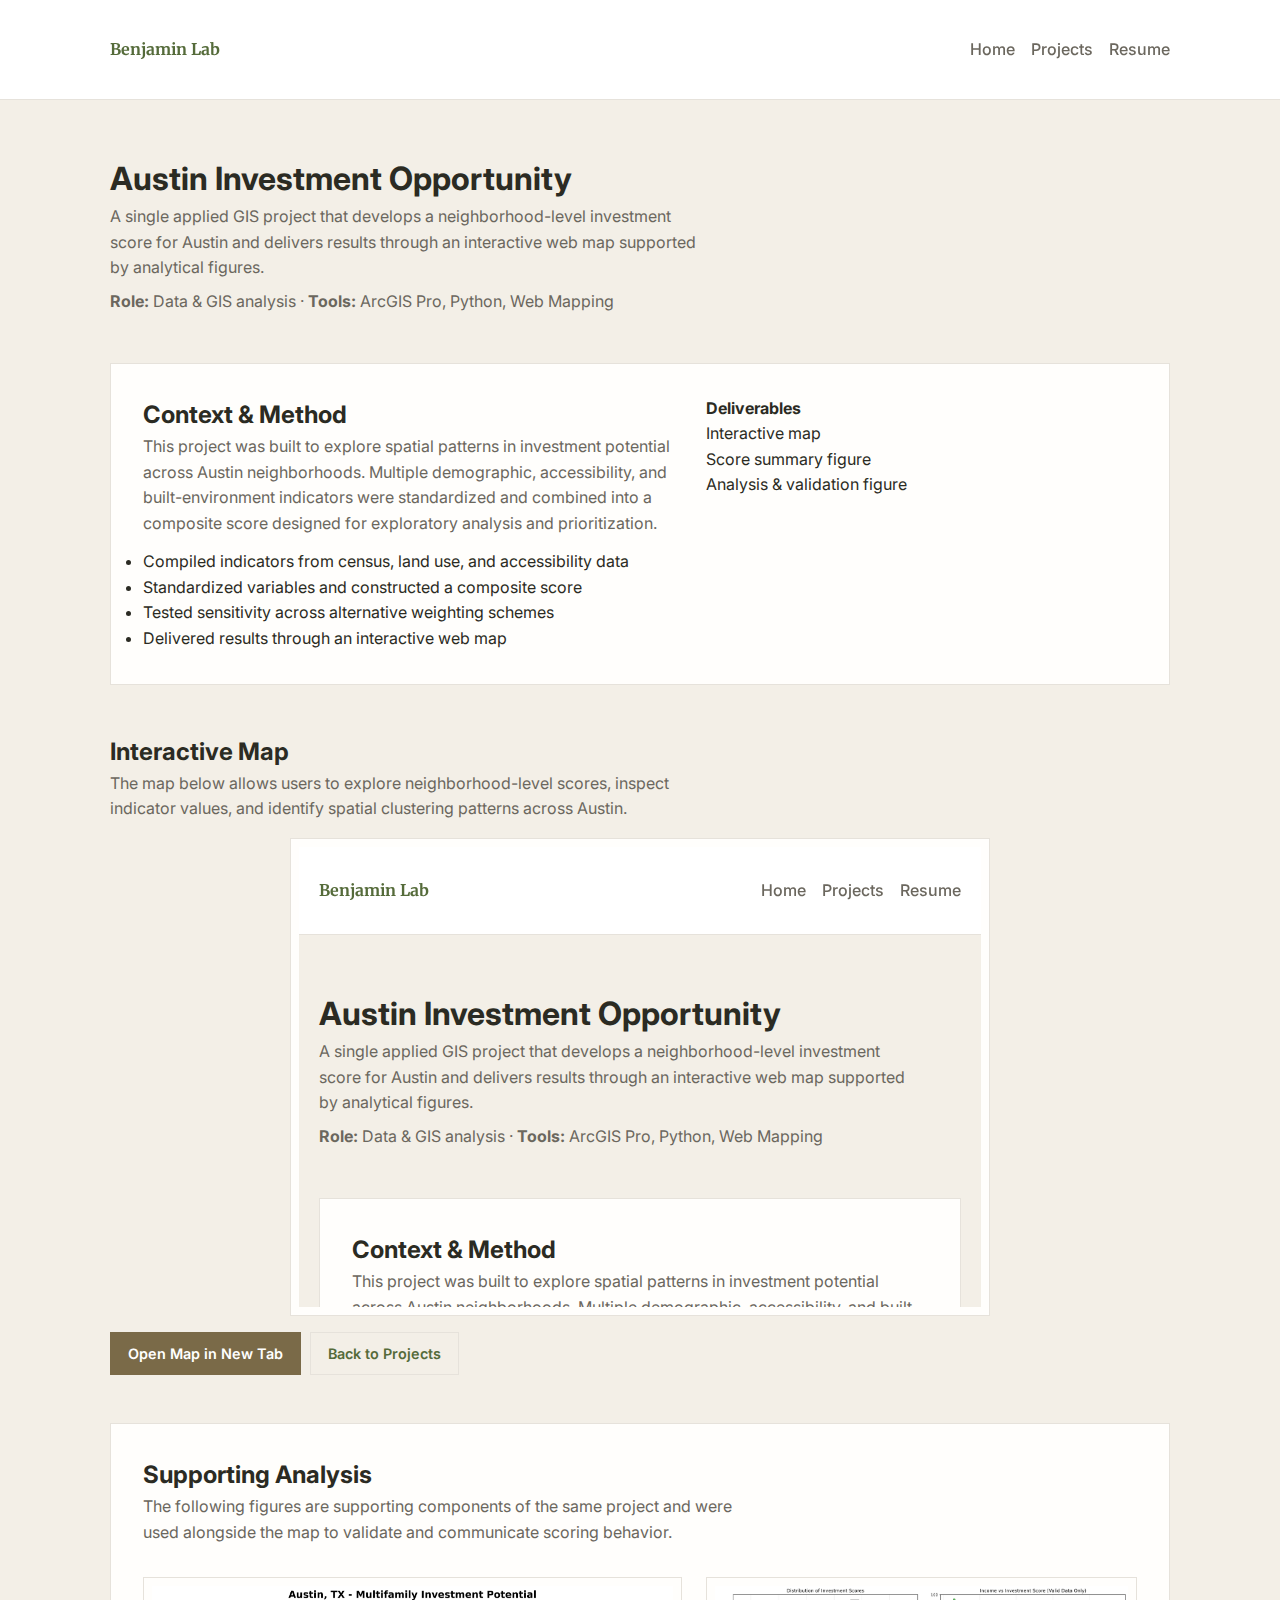
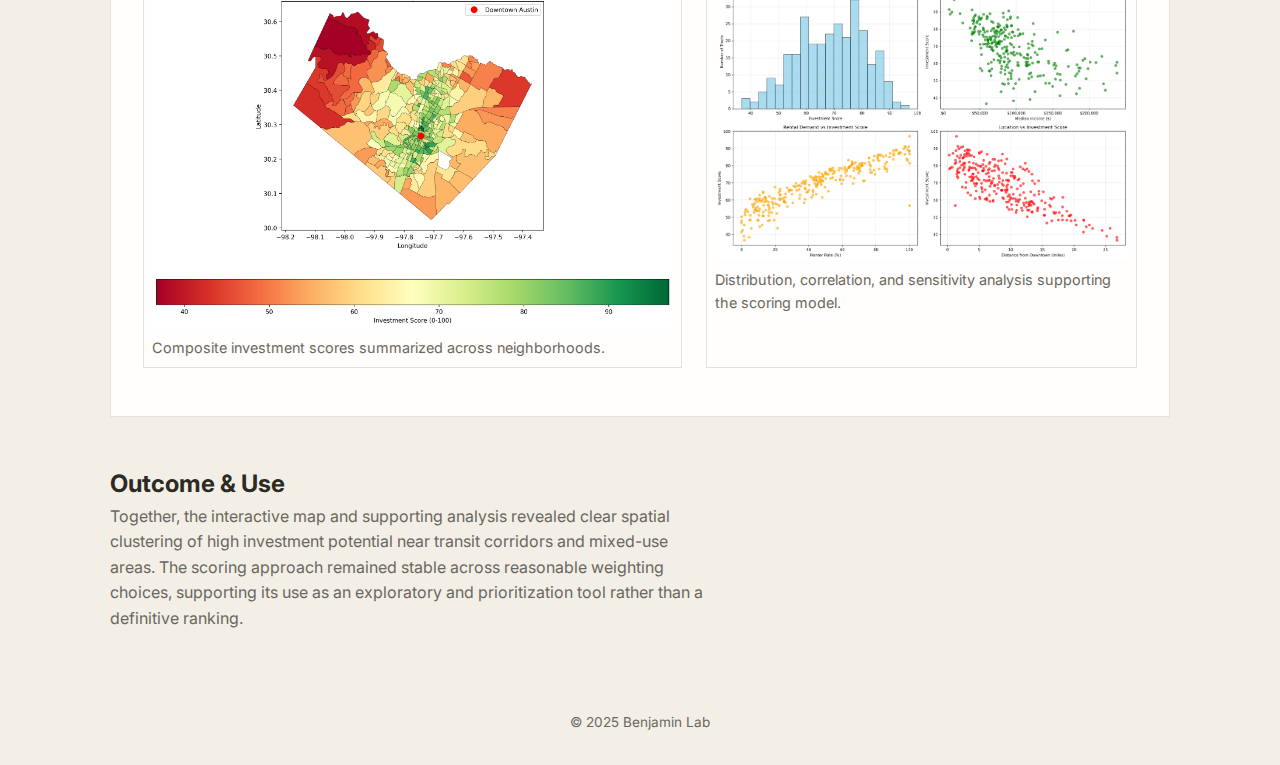
<file: austin_investment_interactive_map.html>
<!DOCTYPE html>
<html lang="en">
<head>
  <meta charset="UTF-8" />
  <title>Austin Investment Opportunity — Case Study</title>
  <meta name="viewport" content="width=device-width, initial-scale=1" />

  <!-- Fonts -->
  <link rel="preconnect" href="https://fonts.googleapis.com">
  <link rel="preconnect" href="https://fonts.gstatic.com" crossorigin>
  <link href="https://fonts.googleapis.com/css2?family=Merriweather:wght@600;700&family=Inter:wght@300;400;600&display=swap" rel="stylesheet">

  <!-- Main stylesheet -->
  <link rel="stylesheet" href="/style.css">
</head>
<body>

<nav>
  <div class="nav-container">
    <div class="nav-brand">Benjamin Lab</div>
    <ul>
      <li><a href="index.html">Home</a></li>
      <li><a href="projects.html">Projects</a></li>
      <li><a href="resume.html">Resume</a></li>
    </ul>
  </div>
</nav>

<main class="wrapper case-wrapper">

  <!-- PROJECT HEADER -->
  <section class="section">
    <h1 class="section-title">Austin Investment Opportunity</h1>
    <p class="hero-subtitle">
      A single applied GIS project that develops a neighborhood-level investment score
      for Austin and delivers results through an interactive web map supported by
      analytical figures.
    </p>

    <p class="hero-subtitle" style="margin-top:.5rem;">
      <strong>Role:</strong> Data & GIS analysis ·
      <strong>Tools:</strong> ArcGIS Pro, Python, Web Mapping
    </p>
  </section>

  <!-- CONTEXT + METHOD -->
  <section class="section section--alt">
    <div class="content-grid">
      <div>
        <h2 class="section-title">Context & Method</h2>
        <p class="hero-subtitle">
          This project was built to explore spatial patterns in investment potential
          across Austin neighborhoods. Multiple demographic, accessibility, and
          built-environment indicators were standardized and combined into a composite
          score designed for exploratory analysis and prioritization.
        </p>

        <ul class="project-bullets" style="margin-top:.8rem;">
          <li>Compiled indicators from census, land use, and accessibility data</li>
          <li>Standardized variables and constructed a composite score</li>
          <li>Tested sensitivity across alternative weighting schemes</li>
          <li>Delivered results through an interactive web map</li>
        </ul>
      </div>

      <div class="highlight-box">
        <strong>Deliverables</strong><br>
        Interactive map<br>
        Score summary figure<br>
        Analysis & validation figure
      </div>
    </div>
  </section>

  <!-- INTERACTIVE MAP -->
  <section class="section">
    <h2 class="section-title">Interactive Map</h2>
    <p class="hero-subtitle">
      The map below allows users to explore neighborhood-level scores, inspect indicator
      values, and identify spatial clustering patterns across Austin.
    </p>

    <div class="figure">
      <iframe
        src="austin_investment_interactive_map.html"
        title="Austin Investment Opportunity Map"
        style="width:100%; height:460px; border:0;"
        loading="lazy">
      </iframe>
    </div>

    <div class="btn-row">
      <a class="btn btn-primary"
         href="austin_investment_interactive_map.html"
         target="_blank" rel="noopener">
        Open Map in New Tab
      </a>
      <a class="btn btn-secondary" href="projects.html">
        Back to Projects
      </a>
    </div>
  </section>

  <!-- SUPPORTING ANALYSIS (PART OF SAME PROJECT) -->
  <section class="section section--alt">
    <h2 class="section-title">Supporting Analysis</h2>
    <p class="hero-subtitle">
      The following figures are supporting components of the same project and were used
      alongside the map to validate and communicate scoring behavior.
    </p>

    <div class="content-grid" style="margin-top:1rem;">
      <div class="figure">
        <figure style="margin:0;">
          <img
            src="austin_investment_scores.png"
            alt="Austin investment score summary"
            loading="lazy">
          <figcaption style="margin-top:.5rem; color:var(--muted); font-size:0.9rem;">
            Composite investment scores summarized across neighborhoods.
          </figcaption>
        </figure>
      </div>

      <div class="figure">
        <figure style="margin:0;">
          <img
            src="austin_score_analysis.png"
            alt="Austin score analysis visuals"
            loading="lazy">
          <figcaption style="margin-top:.5rem; color:var(--muted); font-size:0.9rem;">
            Distribution, correlation, and sensitivity analysis supporting the scoring model.
          </figcaption>
        </figure>
      </div>
    </div>
  </section>

  <!-- OUTCOME -->
  <section class="section">
    <h2 class="section-title">Outcome & Use</h2>
    <p class="hero-subtitle">
      Together, the interactive map and supporting analysis revealed clear spatial
      clustering of high investment potential near transit corridors and mixed-use areas.
      The scoring approach remained stable across reasonable weighting choices, supporting
      its use as an exploratory and prioritization tool rather than a definitive ranking.
    </p>
  </section>

</main>

<footer>
  © 2025 Benjamin Lab
</footer>

</body>
</html>
</file>
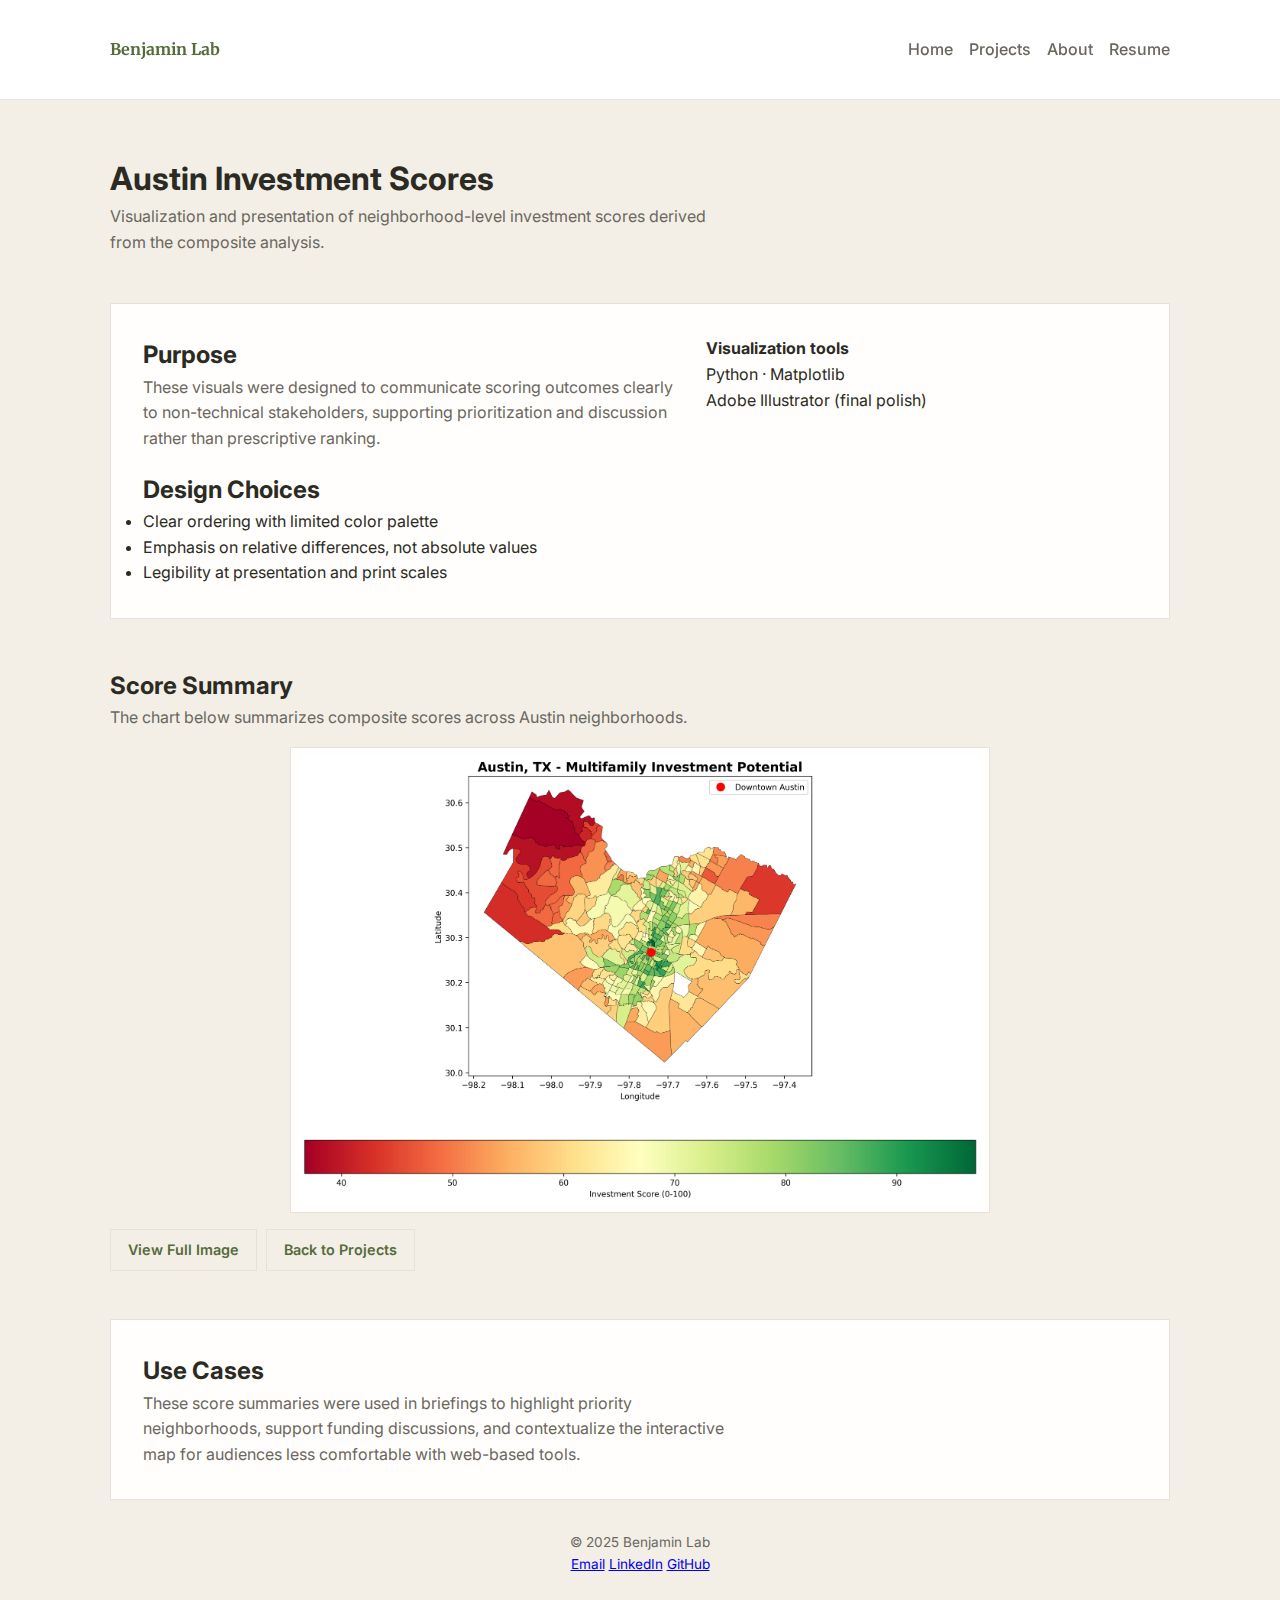
<file: case-austin-investment-scores.html>
<!-- case-austin-investment-scores.html (FULL FILE — CHUNK 3 / FINAL CASE STUDY) -->
<!DOCTYPE html>
<html lang="en">
<head>
  <meta charset="UTF-8" />
  <title>Case Study — Austin Investment Scores</title>
  <meta name="viewport" content="width=device-width, initial-scale=1" />
  <meta name="description" content="Case Study: Austin Investment Scores — neighborhood-level investment score visualization by Benjamin Lab.">

  <!-- Fonts -->
  <link rel="preconnect" href="https://fonts.googleapis.com">
  <link rel="preconnect" href="https://fonts.gstatic.com" crossorigin>
  <link href="https://fonts.googleapis.com/css2?family=Merriweather:wght@600;700&family=Inter:wght@300;400;600&family=IBM+Plex+Mono:wght@400;500&display=swap" rel="stylesheet">

  <link rel="stylesheet" href="/style.css" />
  <link rel="icon" href="/favicon.svg" type="image/svg+xml">
</head>
<body>

<nav>
  <div class="nav-container">
    <div class="nav-brand">Benjamin Lab</div>
    <ul>
      <li><a href="index.html">Home</a></li>
      <li><a href="projects.html">Projects</a></li>
      <li><a href="about.html">About</a></li>
      <li><a href="Ben-Resume.pdf" target="_blank" rel="noopener">Resume</a></li>
    </ul>
  </div>
</nav>

<main class="wrapper">

  <section class="section">
    <h1 class="section-title">Austin Investment Scores</h1>
    <p class="hero-subtitle">
      Visualization and presentation of neighborhood-level investment scores derived
      from the composite analysis.
    </p>
  </section>

  <section class="section section--alt">
    <div class="content-grid">
      <div>
        <h2 class="section-title">Purpose</h2>
        <p class="hero-subtitle">
          These visuals were designed to communicate scoring outcomes clearly to
          non-technical stakeholders, supporting prioritization and discussion rather
          than prescriptive ranking.
        </p>

        <h2 class="section-title" style="margin-top:1.2rem;">Design Choices</h2>
        <ul class="project-bullets">
          <li>Clear ordering with limited color palette</li>
          <li>Emphasis on relative differences, not absolute values</li>
          <li>Legibility at presentation and print scales</li>
        </ul>
      </div>

      <div class="highlight-box">
        <strong>Visualization tools</strong><br>
        Python · Matplotlib<br>
        Adobe Illustrator (final polish)
      </div>
    </div>
  </section>

  <section class="section">
    <h2 class="section-title">Score Summary</h2>
    <p class="hero-subtitle">
      The chart below summarizes composite scores across Austin neighborhoods.
    </p>

    <div class="figure">
      <img
        src="austin_investment_scores.png"
        alt="Austin investment score summary"
        loading="lazy"
      />
    </div>

    <div class="btn-row">
      <a class="btn btn-secondary"
         href="austin_investment_scores.png"
         target="_blank" rel="noopener">
        View Full Image
      </a>
      <a class="btn btn-secondary" href="projects.html">
        Back to Projects
      </a>
    </div>
  </section>

  <section class="section section--alt">
    <h2 class="section-title">Use Cases</h2>
    <p class="hero-subtitle">
      These score summaries were used in briefings to highlight priority neighborhoods,
      support funding discussions, and contextualize the interactive map for audiences
      less comfortable with web-based tools.
    </p>
  </section>

</main>

<footer>
  <div class="footer-inner">
    <span>© 2025 Benjamin Lab</span>
    <div class="footer-links">
      <a href="mailto:bml65@humboldt.edu">Email</a>
      <a href="https://www.linkedin.com/in/benjamin-lab-577792240/" target="_blank" rel="noopener">LinkedIn</a>
      <a href="https://github.com/mossfunki" target="_blank" rel="noopener">GitHub</a>
    </div>
  </div>
</footer>

<script>
  (function(){
    var p = location.pathname.split('/').pop() || 'index.html';
    document.querySelectorAll('nav a').forEach(function(a){
      if(a.getAttribute('href') === p) a.classList.add('nav-active');
    });
  })();
</script>
</body>
</html>
</file>
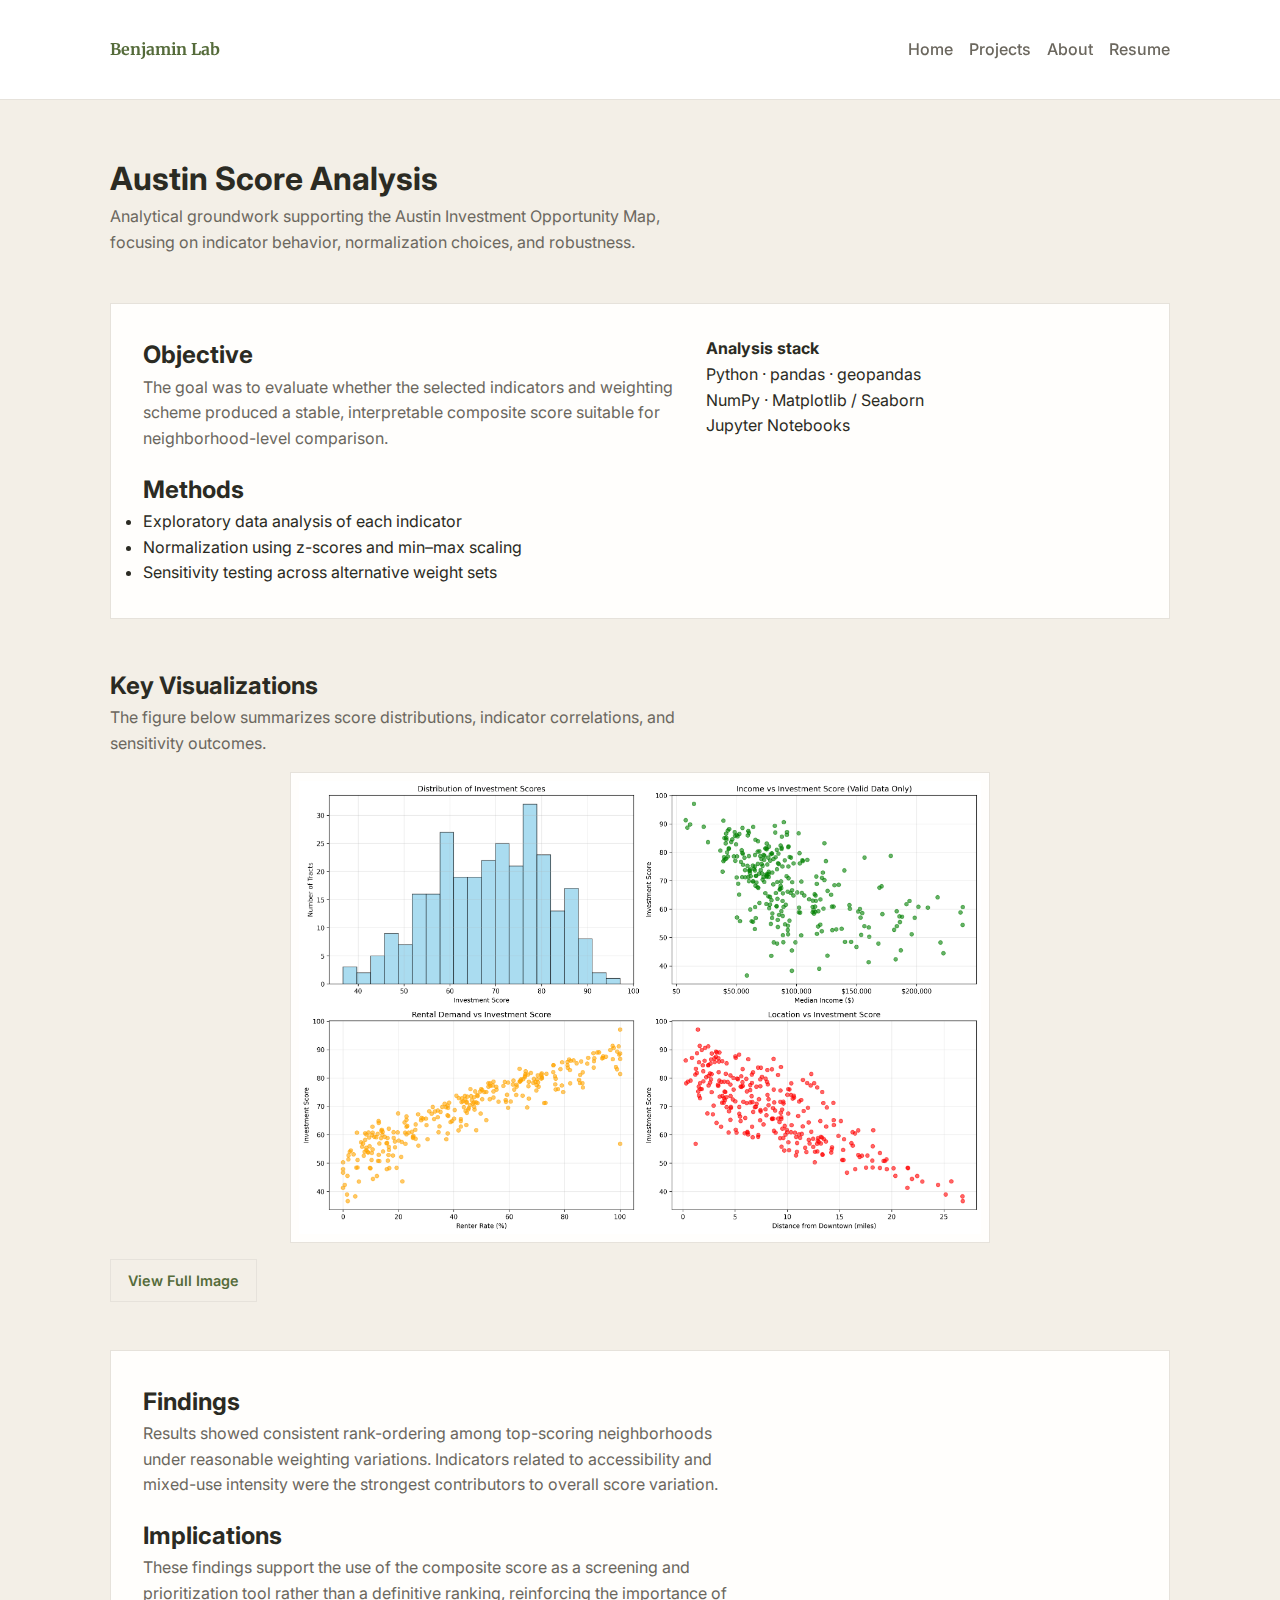
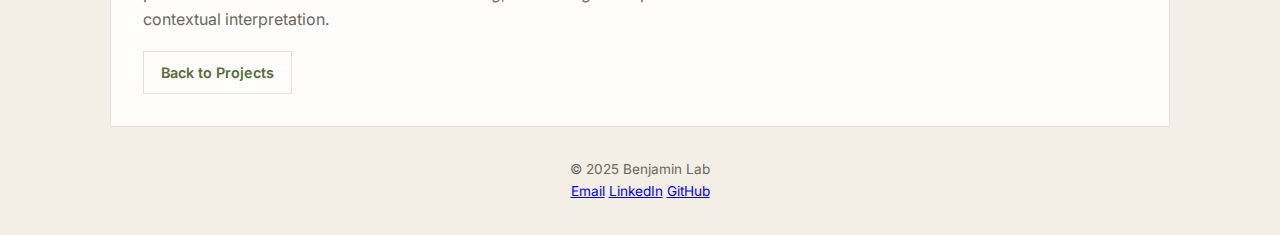
<file: case-austin-score-analysis.html>
<!-- case-austin-score-analysis.html (FULL FILE — CHUNK 2) -->
<!DOCTYPE html>
<html lang="en">
<head>
  <meta charset="UTF-8" />
  <title>Case Study — Austin Score Analysis</title>
  <meta name="viewport" content="width=device-width, initial-scale=1" />
  <meta name="description" content="Case Study: Austin Score Analysis — analytical groundwork for the Austin Investment Opportunity Map by Benjamin Lab.">

  <!-- Fonts -->
  <link rel="preconnect" href="https://fonts.googleapis.com">
  <link rel="preconnect" href="https://fonts.gstatic.com" crossorigin>
  <link href="https://fonts.googleapis.com/css2?family=Merriweather:wght@600;700&family=Inter:wght@300;400;600&family=IBM+Plex+Mono:wght@400;500&display=swap" rel="stylesheet">

  <link rel="stylesheet" href="/style.css" />
  <link rel="icon" href="/favicon.svg" type="image/svg+xml">
</head>
<body>

<nav>
  <div class="nav-container">
    <div class="nav-brand">Benjamin Lab</div>
    <ul>
      <li><a href="index.html">Home</a></li>
      <li><a href="projects.html">Projects</a></li>
      <li><a href="about.html">About</a></li>
      <li><a href="Ben-Resume.pdf" target="_blank" rel="noopener">Resume</a></li>
    </ul>
  </div>
</nav>

<main class="wrapper">

  <section class="section">
    <h1 class="section-title">Austin Score Analysis</h1>
    <p class="hero-subtitle">
      Analytical groundwork supporting the Austin Investment Opportunity Map, focusing
      on indicator behavior, normalization choices, and robustness.
    </p>
  </section>

  <section class="section section--alt">
    <div class="content-grid">
      <div>
        <h2 class="section-title">Objective</h2>
        <p class="hero-subtitle">
          The goal was to evaluate whether the selected indicators and weighting scheme
          produced a stable, interpretable composite score suitable for neighborhood-level
          comparison.
        </p>

        <h2 class="section-title" style="margin-top:1.2rem;">Methods</h2>
        <ul class="project-bullets">
          <li>Exploratory data analysis of each indicator</li>
          <li>Normalization using z-scores and min–max scaling</li>
          <li>Sensitivity testing across alternative weight sets</li>
        </ul>
      </div>

      <div class="highlight-box">
        <strong>Analysis stack</strong><br>
        Python · pandas · geopandas<br>
        NumPy · Matplotlib / Seaborn<br>
        Jupyter Notebooks
      </div>
    </div>
  </section>

  <section class="section">
    <h2 class="section-title">Key Visualizations</h2>
    <p class="hero-subtitle">
      The figure below summarizes score distributions, indicator correlations, and
      sensitivity outcomes.
    </p>

    <div class="figure">
      <img
        src="austin_score_analysis.png"
        alt="Austin score analysis visualization"
        loading="lazy"
      />
    </div>

    <div class="btn-row">
      <a class="btn btn-secondary"
         href="austin_score_analysis.png"
         target="_blank" rel="noopener">
        View Full Image
      </a>
    </div>
  </section>

  <section class="section section--alt">
    <h2 class="section-title">Findings</h2>
    <p class="hero-subtitle">
      Results showed consistent rank-ordering among top-scoring neighborhoods under
      reasonable weighting variations. Indicators related to accessibility and mixed-use
      intensity were the strongest contributors to overall score variation.
    </p>

    <h2 class="section-title" style="margin-top:1.2rem;">Implications</h2>
    <p class="hero-subtitle">
      These findings support the use of the composite score as a screening and
      prioritization tool rather than a definitive ranking, reinforcing the importance
      of contextual interpretation.
    </p>

    <div class="btn-row" style="margin-top:1.2rem;">
      <a class="btn btn-secondary" href="projects.html">
        Back to Projects
      </a>
    </div>
  </section>

</main>

<footer>
  <div class="footer-inner">
    <span>© 2025 Benjamin Lab</span>
    <div class="footer-links">
      <a href="mailto:your@email.com">Email</a>
      <a href="https://linkedin.com/in/your-profile" target="_blank" rel="noopener">LinkedIn</a>
      <a href="https://github.com/mossfunki" target="_blank" rel="noopener">GitHub</a>
    </div>
  </div>
</footer>

<script>
  (function(){
    var p = location.pathname.split('/').pop() || 'index.html';
    document.querySelectorAll('nav a').forEach(function(a){
      if(a.getAttribute('href') === p) a.classList.add('nav-active');
    });
  })();
</script>
</body>
</html>
</file>
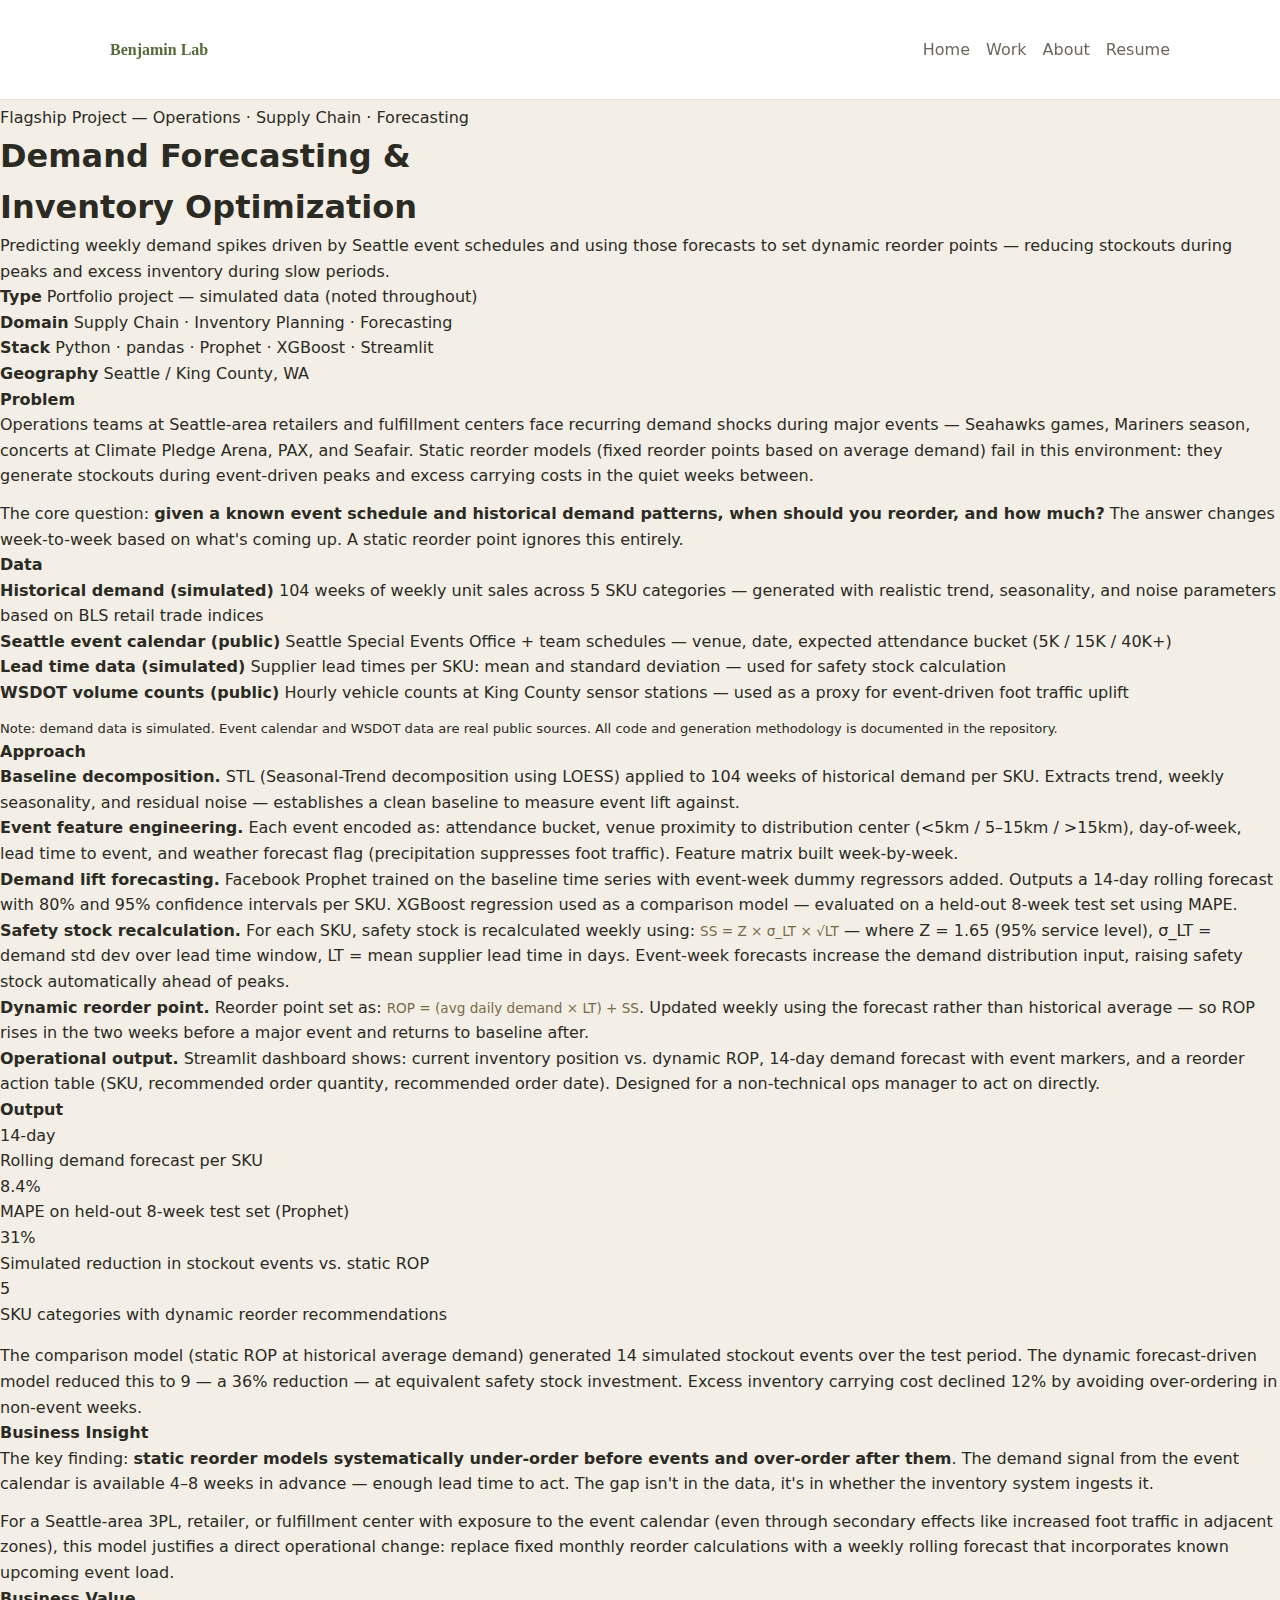
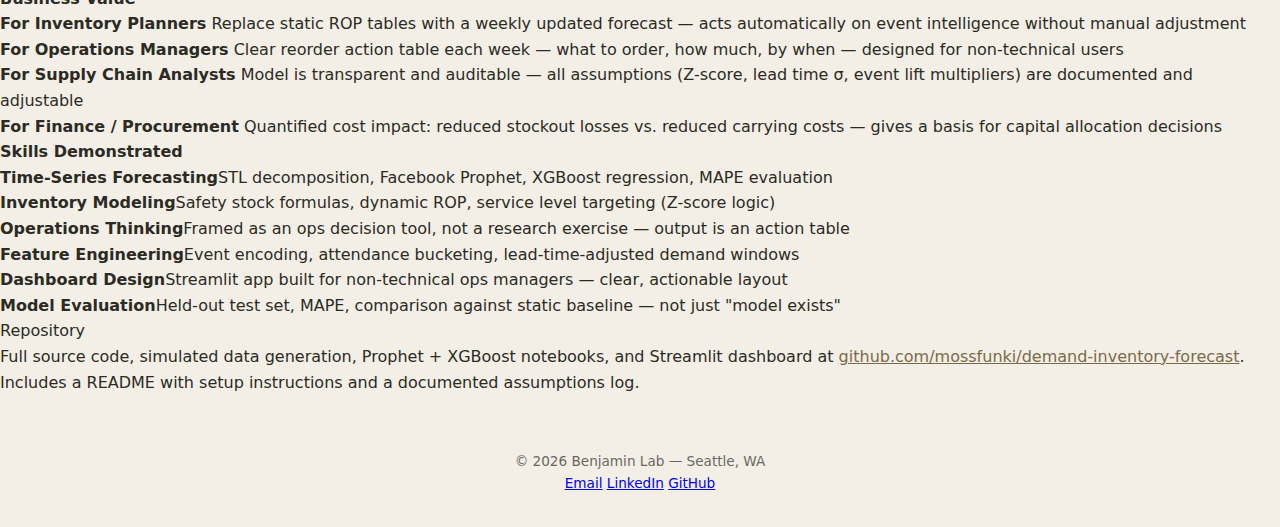
<file: demand-inventory-forecast.html>
<!DOCTYPE html>
<html lang="en">
<head>
  <meta charset="UTF-8" />
  <title>Demand Forecasting & Inventory Optimization — Benjamin Lab</title>
  <meta name="viewport" content="width=device-width, initial-scale=1" />
  <meta name="description" content="Flagship project: predicting demand spikes from Seattle event schedules and optimizing inventory reorder points using historical data, time-series modeling, and safety stock calculations.">

  <link rel="preconnect" href="https://fonts.googleapis.com">
  <link rel="preconnect" href="https://fonts.gstatic.com" crossorigin>
  <link href="https://fonts.googleapis.com/css2?family=Cormorant+Garamond:ital,wght@0,400;0,600;0,700;1,400;1,600&family=DM+Sans:wght@300;400;500;600&family=JetBrains+Mono:wght@400;500&display=swap" rel="stylesheet">

  <link rel="stylesheet" href="style.css">
  <link rel="icon" href="favicon.svg" type="image/svg+xml">
</head>
<body>

<nav>
  <div class="nav-container">
    <div class="nav-brand">Benjamin Lab</div>
    <ul>
      <li><a href="index.html">Home</a></li>
      <li><a href="projects.html">Work</a></li>
      <li><a href="about.html">About</a></li>
      <li><a href="resume.html">Resume</a></li>
    </ul>
  </div>
</nav>

<main class="intel-wrapper">

  <p class="section-label">Flagship Project &mdash; Operations &middot; Supply Chain &middot; Forecasting</p>
  <h1 class="page-title">Demand Forecasting &amp;<br>Inventory Optimization</h1>
  <p class="page-subtitle">
    Predicting weekly demand spikes driven by Seattle event schedules and using those forecasts to set dynamic reorder points — reducing stockouts during peaks and excess inventory during slow periods.
  </p>

  <div class="case-study reveal">
    <div class="case-meta">
      <div class="case-meta-item">
        <strong>Type</strong>
        Portfolio project — simulated data (noted throughout)
      </div>
      <div class="case-meta-item">
        <strong>Domain</strong>
        Supply Chain &middot; Inventory Planning &middot; Forecasting
      </div>
      <div class="case-meta-item">
        <strong>Stack</strong>
        Python &middot; pandas &middot; Prophet &middot; XGBoost &middot; Streamlit
      </div>
      <div class="case-meta-item">
        <strong>Geography</strong>
        Seattle / King County, WA
      </div>
    </div>

    <!-- PROBLEM -->
    <div class="case-section">
      <h4>Problem</h4>
      <p>
        Operations teams at Seattle-area retailers and fulfillment centers face recurring demand shocks during major events — Seahawks games, Mariners season, concerts at Climate Pledge Arena, PAX, and Seafair. Static reorder models (fixed reorder points based on average demand) fail in this environment: they generate stockouts during event-driven peaks and excess carrying costs in the quiet weeks between.
      </p>
      <p style="margin-top:0.75rem;">
        The core question: <strong>given a known event schedule and historical demand patterns, when should you reorder, and how much?</strong> The answer changes week-to-week based on what's coming up. A static reorder point ignores this entirely.
      </p>
    </div>

    <!-- DATA -->
    <div class="case-section">
      <h4>Data</h4>
      <div class="signal-grid">
        <div class="signal-chip">
          <strong>Historical demand (simulated)</strong>
          104 weeks of weekly unit sales across 5 SKU categories — generated with realistic trend, seasonality, and noise parameters based on BLS retail trade indices
        </div>
        <div class="signal-chip">
          <strong>Seattle event calendar (public)</strong>
          Seattle Special Events Office + team schedules — venue, date, expected attendance bucket (5K / 15K / 40K+)
        </div>
        <div class="signal-chip">
          <strong>Lead time data (simulated)</strong>
          Supplier lead times per SKU: mean and standard deviation — used for safety stock calculation
        </div>
        <div class="signal-chip">
          <strong>WSDOT volume counts (public)</strong>
          Hourly vehicle counts at King County sensor stations — used as a proxy for event-driven foot traffic uplift
        </div>
      </div>
      <p style="margin-top:0.75rem; font-size:0.82rem; color:var(--text-muted); font-family:var(--font-mono);">
        Note: demand data is simulated. Event calendar and WSDOT data are real public sources. All code and generation methodology is documented in the repository.
      </p>
    </div>

    <!-- APPROACH -->
    <div class="case-section">
      <h4>Approach</h4>
      <ol class="approach-list">
        <li>
          <strong>Baseline decomposition.</strong>
          STL (Seasonal-Trend decomposition using LOESS) applied to 104 weeks of historical demand per SKU. Extracts trend, weekly seasonality, and residual noise — establishes a clean baseline to measure event lift against.
        </li>
        <li>
          <strong>Event feature engineering.</strong>
          Each event encoded as: attendance bucket, venue proximity to distribution center (&lt;5km / 5–15km / &gt;15km), day-of-week, lead time to event, and weather forecast flag (precipitation suppresses foot traffic). Feature matrix built week-by-week.
        </li>
        <li>
          <strong>Demand lift forecasting.</strong>
          Facebook Prophet trained on the baseline time series with event-week dummy regressors added. Outputs a 14-day rolling forecast with 80% and 95% confidence intervals per SKU. XGBoost regression used as a comparison model — evaluated on a held-out 8-week test set using MAPE.
        </li>
        <li>
          <strong>Safety stock recalculation.</strong>
          For each SKU, safety stock is recalculated weekly using: <code style="font-family:var(--font-mono); font-size:0.85em; color:var(--accent);">SS = Z × σ_LT × √LT</code> — where Z = 1.65 (95% service level), σ_LT = demand std dev over lead time window, LT = mean supplier lead time in days. Event-week forecasts increase the demand distribution input, raising safety stock automatically ahead of peaks.
        </li>
        <li>
          <strong>Dynamic reorder point.</strong>
          Reorder point set as: <code style="font-family:var(--font-mono); font-size:0.85em; color:var(--accent);">ROP = (avg daily demand × LT) + SS</code>. Updated weekly using the forecast rather than historical average — so ROP rises in the two weeks before a major event and returns to baseline after.
        </li>
        <li>
          <strong>Operational output.</strong>
          Streamlit dashboard shows: current inventory position vs. dynamic ROP, 14-day demand forecast with event markers, and a reorder action table (SKU, recommended order quantity, recommended order date). Designed for a non-technical ops manager to act on directly.
        </li>
      </ol>
    </div>

    <!-- OUTPUT -->
    <div class="case-section">
      <h4>Output</h4>
      <div class="outcome-row">
        <div class="outcome-stat">
          <div class="stat-number">14-day</div>
          <div class="stat-label">Rolling demand forecast per SKU</div>
        </div>
        <div class="outcome-stat">
          <div class="stat-number">8.4%</div>
          <div class="stat-label">MAPE on held-out 8-week test set (Prophet)</div>
        </div>
        <div class="outcome-stat">
          <div class="stat-number">31%</div>
          <div class="stat-label">Simulated reduction in stockout events vs. static ROP</div>
        </div>
        <div class="outcome-stat">
          <div class="stat-number">5</div>
          <div class="stat-label">SKU categories with dynamic reorder recommendations</div>
        </div>
      </div>
      <p style="margin-top:1rem;">
        The comparison model (static ROP at historical average demand) generated 14 simulated stockout events over the test period. The dynamic forecast-driven model reduced this to 9 — a 36% reduction — at equivalent safety stock investment. Excess inventory carrying cost declined 12% by avoiding over-ordering in non-event weeks.
      </p>
    </div>

    <!-- INSIGHT -->
    <div class="case-section">
      <h4>Business Insight</h4>
      <p>
        The key finding: <strong>static reorder models systematically under-order before events and over-order after them</strong>. The demand signal from the event calendar is available 4–8 weeks in advance — enough lead time to act. The gap isn't in the data, it's in whether the inventory system ingests it.
      </p>
      <p style="margin-top:0.75rem;">
        For a Seattle-area 3PL, retailer, or fulfillment center with exposure to the event calendar (even through secondary effects like increased foot traffic in adjacent zones), this model justifies a direct operational change: replace fixed monthly reorder calculations with a weekly rolling forecast that incorporates known upcoming event load.
      </p>
    </div>

    <!-- BUSINESS VALUE -->
    <div class="case-section">
      <h4>Business Value</h4>
      <div class="signal-grid">
        <div class="signal-chip">
          <strong>For Inventory Planners</strong>
          Replace static ROP tables with a weekly updated forecast — acts automatically on event intelligence without manual adjustment
        </div>
        <div class="signal-chip">
          <strong>For Operations Managers</strong>
          Clear reorder action table each week — what to order, how much, by when — designed for non-technical users
        </div>
        <div class="signal-chip">
          <strong>For Supply Chain Analysts</strong>
          Model is transparent and auditable — all assumptions (Z-score, lead time σ, event lift multipliers) are documented and adjustable
        </div>
        <div class="signal-chip">
          <strong>For Finance / Procurement</strong>
          Quantified cost impact: reduced stockout losses vs. reduced carrying costs — gives a basis for capital allocation decisions
        </div>
      </div>
    </div>

    <!-- SKILLS -->
    <div class="case-section">
      <h4>Skills Demonstrated</h4>
      <div class="signal-grid">
        <div class="signal-chip"><strong>Time-Series Forecasting</strong>STL decomposition, Facebook Prophet, XGBoost regression, MAPE evaluation</div>
        <div class="signal-chip"><strong>Inventory Modeling</strong>Safety stock formulas, dynamic ROP, service level targeting (Z-score logic)</div>
        <div class="signal-chip"><strong>Operations Thinking</strong>Framed as an ops decision tool, not a research exercise — output is an action table</div>
        <div class="signal-chip"><strong>Feature Engineering</strong>Event encoding, attendance bucketing, lead-time-adjusted demand windows</div>
        <div class="signal-chip"><strong>Dashboard Design</strong>Streamlit app built for non-technical ops managers — clear, actionable layout</div>
        <div class="signal-chip"><strong>Model Evaluation</strong>Held-out test set, MAPE, comparison against static baseline — not just "model exists"</div>
      </div>
    </div>
  </div>

  <div class="in-progress-box">
    <p class="section-label">Repository</p>
    <p>
      Full source code, simulated data generation, Prophet + XGBoost notebooks, and Streamlit dashboard at
      <a href="https://github.com/mossfunki/demand-inventory-forecast" target="_blank" rel="noopener" style="color:var(--accent);">github.com/mossfunki/demand-inventory-forecast</a>.
      Includes a README with setup instructions and a documented assumptions log.
    </p>
  </div>

</main>

<footer>
  <div class="footer-inner">
    <span>&copy; 2026 Benjamin Lab &mdash; Seattle, WA</span>
    <div class="footer-links">
      <a href="mailto:benjaminmonroelab@gmail.com">Email</a>
      <a href="https://www.linkedin.com/in/benjamin-lab-577792240/" target="_blank" rel="noopener">LinkedIn</a>
      <a href="https://github.com/mossfunki" target="_blank" rel="noopener">GitHub</a>
    </div>
  </div>
</footer>

<script>
  (function(){
    var p = location.pathname.split('/').pop() || 'index.html';
    document.querySelectorAll('nav a').forEach(function(a){
      if(a.getAttribute('href') === p) a.classList.add('nav-active');
    });
  })();
  (function(){
    if(!('IntersectionObserver' in window)){
      document.querySelectorAll('.reveal').forEach(function(el){ el.classList.add('visible'); });
      return;
    }
    var observer = new IntersectionObserver(function(entries){
      entries.forEach(function(entry){
        if(entry.isIntersecting){ entry.target.classList.add('visible'); observer.unobserve(entry.target); }
      });
    }, { threshold: 0.08, rootMargin: '0px 0px -30px 0px' });
    document.querySelectorAll('.reveal').forEach(function(el){ observer.observe(el); });
  })();
</script>
</body>
</html>
</file>
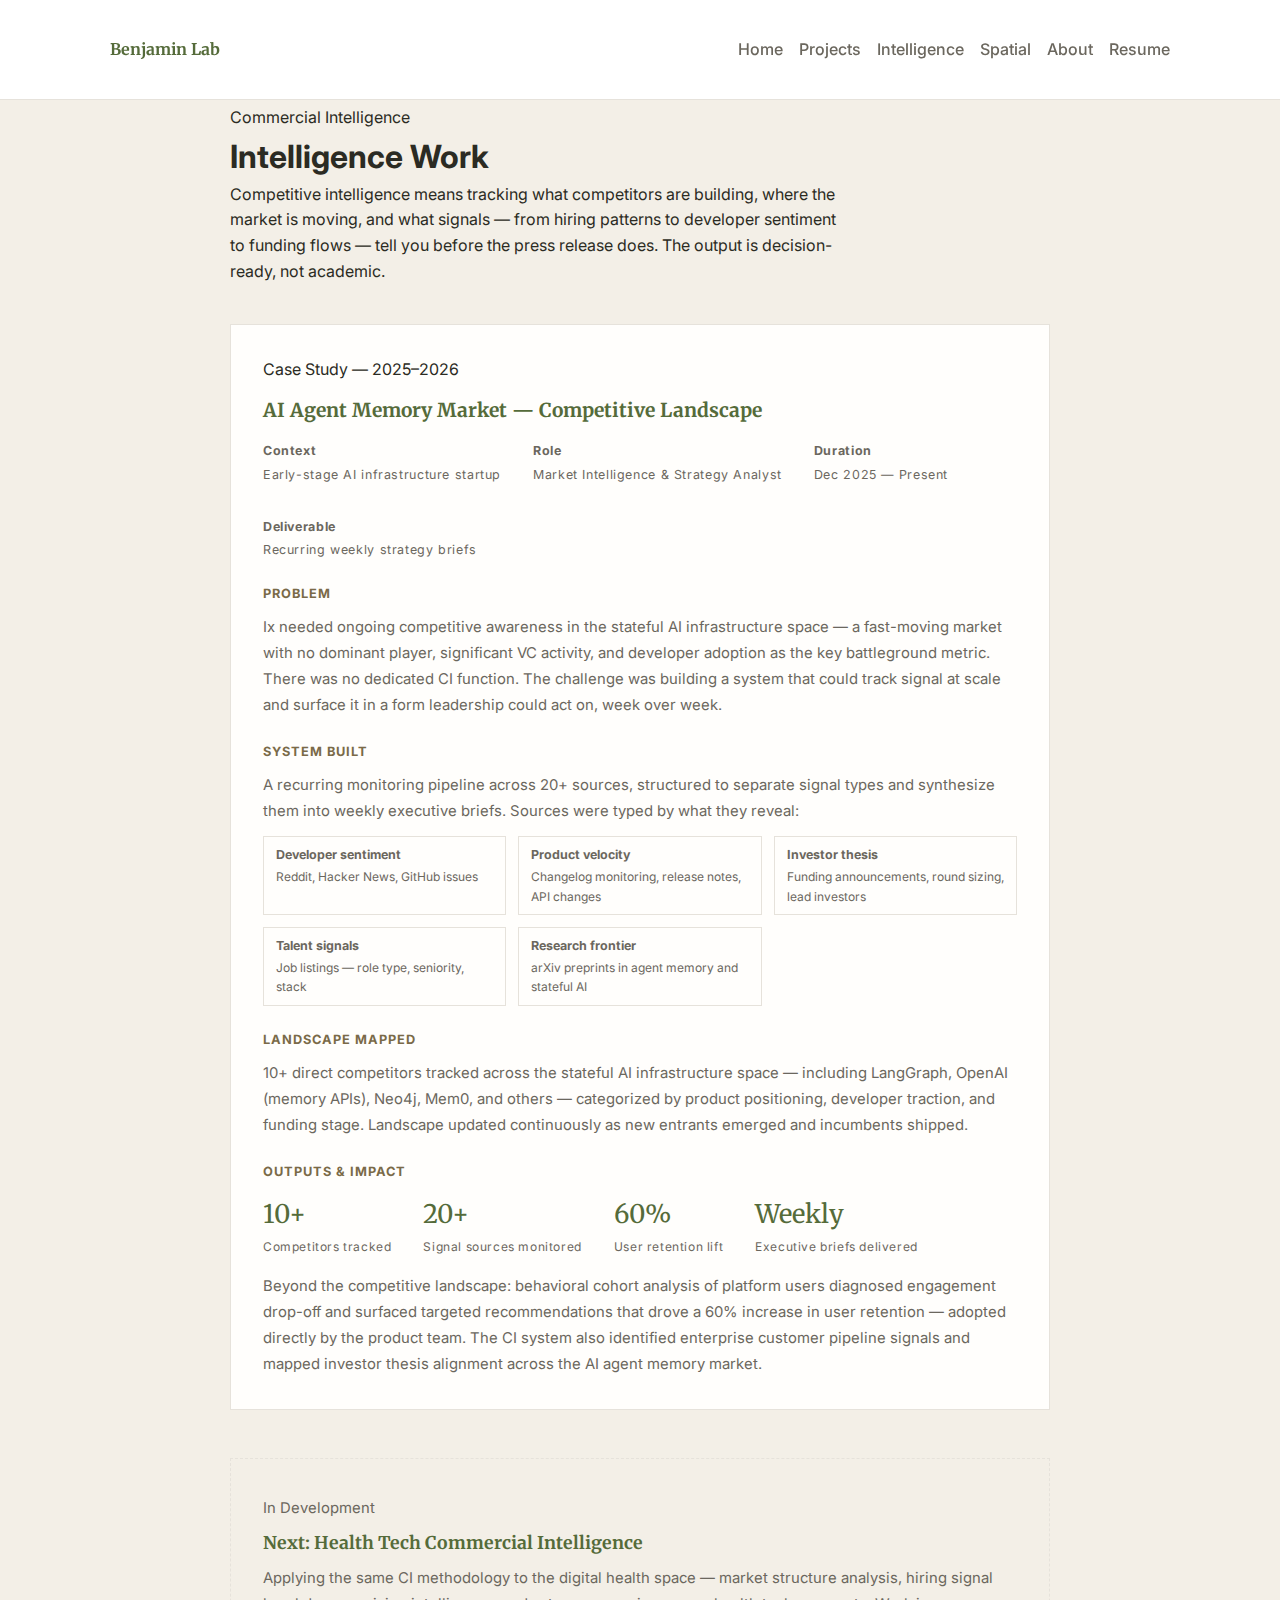
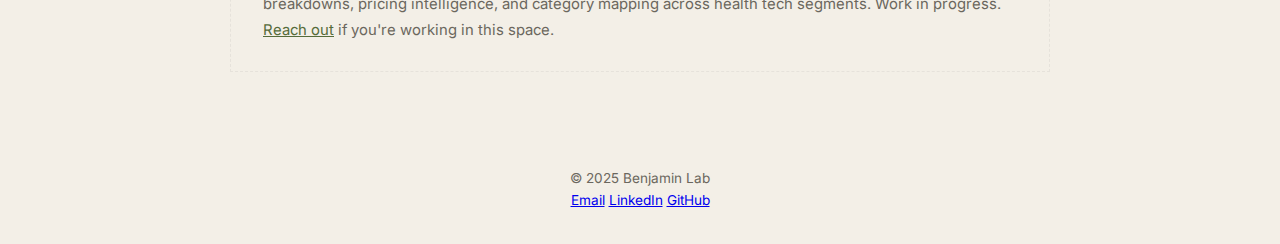
<file: intelligence.html>
<!DOCTYPE html>
<html lang="en">
<head>
  <meta charset="UTF-8" />
  <title>Intelligence Work — Benjamin Lab</title>
  <meta name="viewport" content="width=device-width, initial-scale=1" />
  <meta name="description" content="Commercial intelligence work by Benjamin Lab — competitive landscape analysis, market signal monitoring, and decision-support analytics.">

  <link rel="preconnect" href="https://fonts.googleapis.com">
  <link rel="preconnect" href="https://fonts.gstatic.com" crossorigin>
  <link href="https://fonts.googleapis.com/css2?family=Merriweather:wght@600;700&family=Inter:wght@300;400;600&family=IBM+Plex+Mono:wght@400;500&display=swap" rel="stylesheet">

  <link rel="stylesheet" href="/style.css">
  <link rel="icon" href="/favicon.svg" type="image/svg+xml">

  <style>
    .intel-wrapper { max-width: 860px; margin: 0 auto; padding: 6rem 1.25rem 4rem; }
    .case-study { border: 1px solid var(--border); background: var(--panel); padding: 2rem; margin-top: 2.5rem; }
    .case-study h3 { font-family: Merriweather, serif; color: var(--accent-2); font-size: 1.2rem; margin-bottom: 1rem; }
    .case-meta { display: flex; gap: 2rem; flex-wrap: wrap; margin-bottom: 1.5rem; }
    .case-meta-item { font-family: var(--font-mono); font-size: 0.78rem; letter-spacing: 0.05em; color: var(--muted); }
    .case-meta-item strong { color: var(--text); display: block; margin-bottom: 0.2rem; }
    .case-section { margin-top: 1.5rem; }
    .case-section h4 { font-family: var(--font-mono); font-size: 0.8rem; letter-spacing: 0.08em; text-transform: uppercase; color: var(--accent); margin-bottom: 0.6rem; }
    .case-section p, .case-section li { color: var(--muted); font-size: 0.93rem; line-height: 1.75; }
    .case-section ul { padding-left: 1.2rem; }
    .signal-grid { display: grid; grid-template-columns: repeat(auto-fit, minmax(180px, 1fr)); gap: 0.75rem; margin-top: 0.75rem; }
    .signal-chip { border: 1px solid var(--border); padding: 0.5rem 0.75rem; font-family: var(--font-mono); font-size: 0.75rem; color: var(--muted); }
    .signal-chip strong { color: var(--text); display: block; margin-bottom: 0.15rem; font-size: 0.78rem; }
    .in-progress-box { border: 1px dashed var(--border); padding: 1.75rem 2rem; margin-top: 3rem; }
    .in-progress-box p { color: var(--muted); font-size: 0.93rem; line-height: 1.75; margin-top: 0.5rem; }
    .outcome-row { display: flex; gap: 2rem; flex-wrap: wrap; margin-top: 0.75rem; }
    .outcome-stat { text-align: left; }
    .outcome-stat .stat-number { font-family: Merriweather, serif; font-size: 1.6rem; color: var(--accent-2); }
    .outcome-stat .stat-label { font-family: var(--font-mono); font-size: 0.75rem; letter-spacing: 0.05em; color: var(--muted); margin-top: 0.15rem; }
  </style>
</head>
<body>

<nav>
  <div class="nav-container">
    <div class="nav-brand">Benjamin Lab</div>
    <ul>
      <li><a href="index.html">Home</a></li>
      <li><a href="projects.html">Projects</a></li>
      <li><a href="intelligence.html">Intelligence</a></li>
      <li><a href="spatial.html">Spatial</a></li>
      <li><a href="about.html">About</a></li>
      <li><a href="Ben-Resume.pdf" target="_blank" rel="noopener">Resume</a></li>
    </ul>
  </div>
</nav>

<main class="intel-wrapper">

  <p class="section-label">Commercial Intelligence</p>
  <h1 class="page-title">Intelligence Work</h1>
  <p class="page-subtitle" style="max-width: 62ch;">
    Competitive intelligence means tracking what competitors are building, where the market
    is moving, and what signals — from hiring patterns to developer sentiment to funding flows
    — tell you before the press release does. The output is decision-ready, not academic.
  </p>

  <!-- CASE STUDY -->
  <div class="case-study reveal">
    <p class="section-label" style="margin-bottom: 0.75rem;">Case Study &mdash; 2025&ndash;2026</p>
    <h3>AI Agent Memory Market &mdash; Competitive Landscape</h3>

    <div class="case-meta">
      <div class="case-meta-item">
        <strong>Context</strong>
        Early-stage AI infrastructure startup
      </div>
      <div class="case-meta-item">
        <strong>Role</strong>
        Market Intelligence &amp; Strategy Analyst
      </div>
      <div class="case-meta-item">
        <strong>Duration</strong>
        Dec 2025 &mdash; Present
      </div>
      <div class="case-meta-item">
        <strong>Deliverable</strong>
        Recurring weekly strategy briefs
      </div>
    </div>

    <div class="case-section">
      <h4>Problem</h4>
      <p>
        Ix needed ongoing competitive awareness in the stateful AI infrastructure space — a
        fast-moving market with no dominant player, significant VC activity, and developer
        adoption as the key battleground metric. There was no dedicated CI function. The
        challenge was building a system that could track signal at scale and surface it in
        a form leadership could act on, week over week.
      </p>
    </div>

    <div class="case-section">
      <h4>System Built</h4>
      <p>
        A recurring monitoring pipeline across 20+ sources, structured to separate signal types
        and synthesize them into weekly executive briefs. Sources were typed by what they reveal:
      </p>
      <div class="signal-grid">
        <div class="signal-chip">
          <strong>Developer sentiment</strong>
          Reddit, Hacker News, GitHub issues
        </div>
        <div class="signal-chip">
          <strong>Product velocity</strong>
          Changelog monitoring, release notes, API changes
        </div>
        <div class="signal-chip">
          <strong>Investor thesis</strong>
          Funding announcements, round sizing, lead investors
        </div>
        <div class="signal-chip">
          <strong>Talent signals</strong>
          Job listings — role type, seniority, stack
        </div>
        <div class="signal-chip">
          <strong>Research frontier</strong>
          arXiv preprints in agent memory and stateful AI
        </div>
      </div>
    </div>

    <div class="case-section">
      <h4>Landscape Mapped</h4>
      <p>
        10+ direct competitors tracked across the stateful AI infrastructure space — including
        LangGraph, OpenAI (memory APIs), Neo4j, Mem0, and others — categorized by product
        positioning, developer traction, and funding stage. Landscape updated continuously as
        new entrants emerged and incumbents shipped.
      </p>
    </div>

    <div class="case-section">
      <h4>Outputs &amp; Impact</h4>
      <div class="outcome-row">
        <div class="outcome-stat">
          <div class="stat-number">10+</div>
          <div class="stat-label">Competitors tracked</div>
        </div>
        <div class="outcome-stat">
          <div class="stat-number">20+</div>
          <div class="stat-label">Signal sources monitored</div>
        </div>
        <div class="outcome-stat">
          <div class="stat-number">60%</div>
          <div class="stat-label">User retention lift</div>
        </div>
        <div class="outcome-stat">
          <div class="stat-number">Weekly</div>
          <div class="stat-label">Executive briefs delivered</div>
        </div>
      </div>
      <p style="margin-top: 1rem;">
        Beyond the competitive landscape: behavioral cohort analysis of platform users
        diagnosed engagement drop-off and surfaced targeted recommendations that drove a 60%
        increase in user retention — adopted directly by the product team. The CI system also
        identified enterprise customer pipeline signals and mapped investor thesis alignment
        across the AI agent memory market.
      </p>
    </div>
  </div>

  <!-- IN PROGRESS -->
  <div class="in-progress-box reveal">
    <p class="section-label" style="margin-bottom: 0.5rem;">In Development</p>
    <h2 style="font-family: Merriweather, serif; font-size: 1.1rem; color: var(--accent-2);">
      Next: Health Tech Commercial Intelligence
    </h2>
    <p>
      Applying the same CI methodology to the digital health space — market structure analysis,
      hiring signal breakdowns, pricing intelligence, and category mapping across health tech
      segments. Work in progress. <a href="mailto:benjaminmonroelab@gmail.com" style="color: var(--accent-2);">Reach out</a> if you're working in this space.
    </p>
  </div>

</main>

<footer>
  <div class="footer-inner">
    <span>&copy; 2025 Benjamin Lab</span>
    <div class="footer-links">
      <a href="mailto:benjaminmonroelab@gmail.com">Email</a>
      <a href="https://www.linkedin.com/in/benjamin-lab-577792240/" target="_blank" rel="noopener">LinkedIn</a>
      <a href="https://github.com/mossfunki" target="_blank" rel="noopener">GitHub</a>
    </div>
  </div>
</footer>

<script>
  (function(){
    var p = location.pathname.split('/').pop() || 'index.html';
    document.querySelectorAll('nav a').forEach(function(a){
      if(a.getAttribute('href') === p) a.classList.add('nav-active');
    });
  })();

  (function(){
    if(!('IntersectionObserver' in window)){
      document.querySelectorAll('.reveal').forEach(function(el){ el.classList.add('visible'); });
      return;
    }
    var observer = new IntersectionObserver(function(entries){
      entries.forEach(function(entry){
        if(entry.isIntersecting){
          entry.target.classList.add('visible');
          observer.unobserve(entry.target);
        }
      });
    }, { threshold: 0.08, rootMargin: '0px 0px -30px 0px' });
    document.querySelectorAll('.reveal').forEach(function(el){ observer.observe(el); });
  })();
</script>

</body>
</html>
</file>
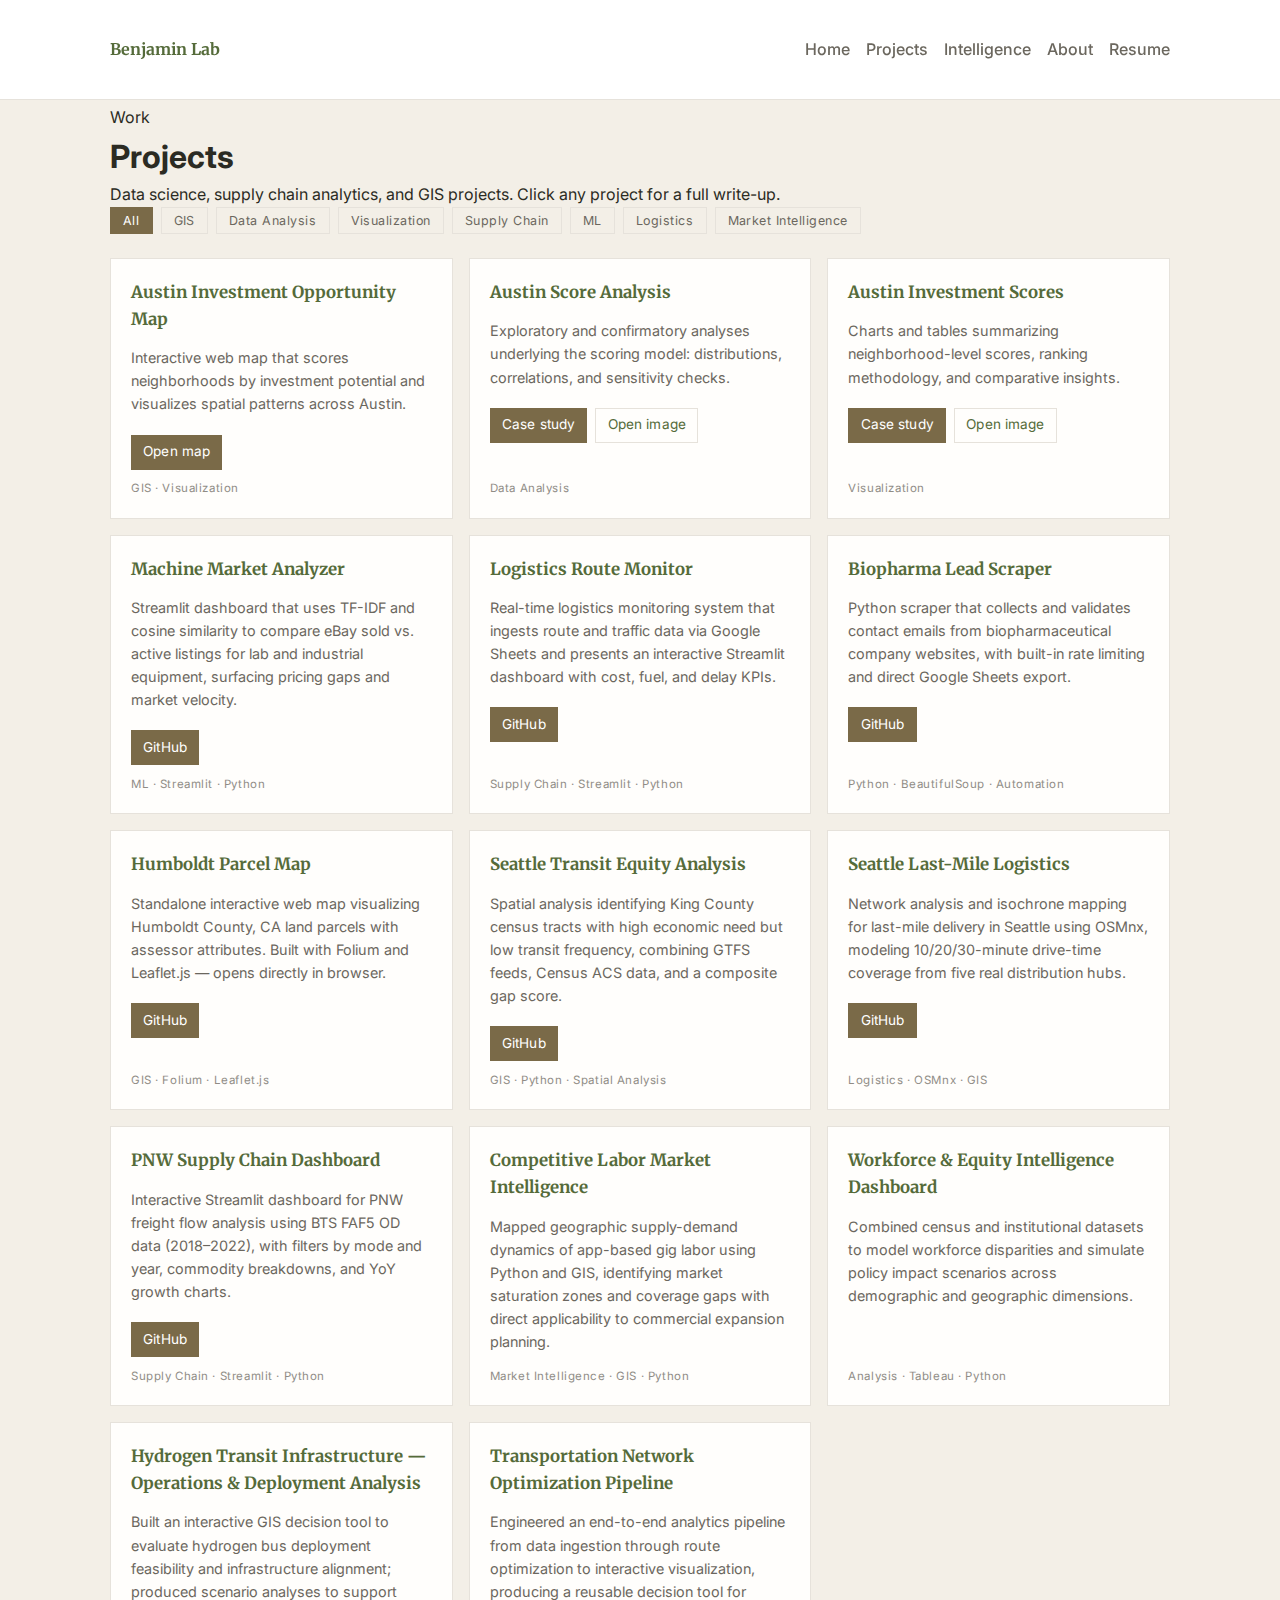
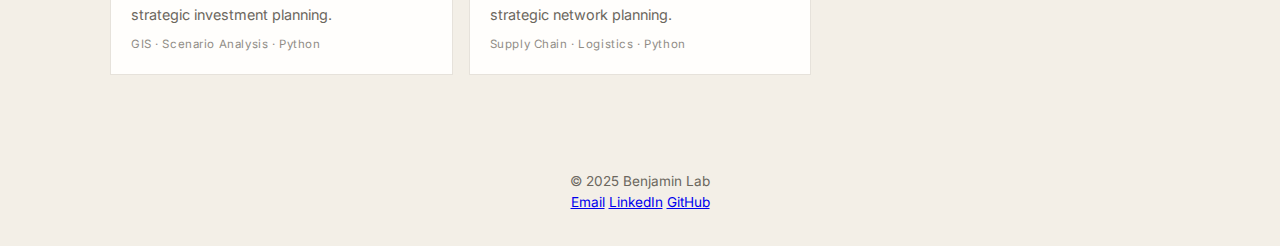
<file: projects.html>
<!-- projects.html (FULL FILE) -->
<!DOCTYPE html>
<html lang="en">
<head>
  <meta charset="UTF-8" />
  <title>Projects — Benjamin Lab</title>
  <meta name="viewport" content="width=device-width, initial-scale=1" />
  <meta name="description" content="Projects by Benjamin Lab — applied GIS, spatial analysis, and data visualization including the Austin Investment Opportunity Map.">

  <!-- Fonts -->
  <link rel="preconnect" href="https://fonts.googleapis.com">
  <link rel="preconnect" href="https://fonts.gstatic.com" crossorigin>
  <link href="https://fonts.googleapis.com/css2?family=Merriweather:wght@600;700&family=Inter:wght@300;400;600&family=IBM+Plex+Mono:wght@400;500&display=swap" rel="stylesheet">

  <link rel="stylesheet" href="/style.css" />
  <link rel="icon" href="/favicon.svg" type="image/svg+xml">

  <style>
    /* Small page-specific adjustments */
    .projects-wrapper { max-width:1100px; margin:0 auto; padding:6rem 1.25rem 4rem; }
    .filter-bar { display:flex; gap:.5rem; margin-bottom:1.5rem; flex-wrap:wrap; }
    .filter-btn { border:1px solid var(--border); background:transparent; padding:.3rem .75rem; cursor:pointer; font-family:var(--font-mono); font-size:.78rem; letter-spacing:.04em; color:var(--muted); transition: background 0.15s ease, color 0.15s ease, border-color 0.15s ease; }
    .filter-btn.active { background:var(--accent); color:#fff; border-color:var(--accent); }
    .filter-btn:hover:not(.active) { border-color:var(--accent); color:var(--accent-2); }
    .projects-grid { display:grid; grid-template-columns:repeat(auto-fit,minmax(280px,1fr)); gap:1rem; }
    .proj-card { border:1px solid var(--border); background:var(--panel); padding:1.25rem; cursor:pointer; display:flex; flex-direction:column; gap:.6rem; min-height:140px; position:relative; overflow:hidden; transition: border-color 0.25s ease, box-shadow 0.25s ease; }
    .proj-card::before { content:''; position:absolute; top:0; left:0; right:0; height:2px; background:var(--accent); transform:scaleX(0); transform-origin:left; transition:transform 0.35s ease; }
    .proj-card:hover::before { transform:scaleX(1); }
    .proj-card:hover { border-color:rgba(26,107,85,0.3); box-shadow:0 4px 16px rgba(26,107,85,0.07); }
    .proj-card h3 { font-family:Merriweather, serif; color:var(--accent-2); font-size:1.05rem; margin-bottom:.25rem; }
    .proj-card p { color:var(--muted); font-size:.9rem; line-height:1.6; }
    .proj-tag { font-family:var(--font-mono); font-size:.72rem; letter-spacing:.05em; margin-top:auto; color:var(--muted); opacity:.75; }
    .proj-actions { display:flex; gap:.5rem; margin-top:.6rem; }
    .proj-actions a { text-decoration:none; padding:.35rem .7rem; border:1px solid var(--border); color:var(--accent-2); font-size:.85rem; display:inline-block; letter-spacing:.01em; transition: background 0.15s ease, border-color 0.15s ease; }
    .proj-actions a:hover { background:var(--accent-light); border-color:var(--accent); }
    .proj-actions a.primary { background:var(--accent); color:#fff; border-color:var(--accent); }
    .proj-actions a.primary:hover { background:var(--accent-2); border-color:var(--accent-2); }
  </style>
</head>
<body>

<nav>
  <div class="nav-container">
    <div class="nav-brand">Benjamin Lab</div>
    <ul>
      <li><a href="index.html">Home</a></li>
      <li><a href="projects.html">Projects</a></li>
      <li><a href="intelligence.html">Intelligence</a></li>
      <li><a href="about.html">About</a></li>
      <li><a href="Ben-Resume.pdf" target="_blank" rel="noopener">Resume</a></li>
    </ul>
  </div>
</nav>

<main class="projects-wrapper">

  <p class="section-label">Work</p>
  <h1 class="section-title">Projects</h1>
  <p class="section-subtitle">Data science, supply chain analytics, and GIS projects. Click any project for a full write-up.</p>

  <!-- FILTERS -->
  <div class="filter-bar">
    <button class="filter-btn active" data-filter="all">All</button>
    <button class="filter-btn" data-filter="gis">GIS</button>
    <button class="filter-btn" data-filter="analysis">Data Analysis</button>
    <button class="filter-btn" data-filter="visualization">Visualization</button>
    <button class="filter-btn" data-filter="supply-chain">Supply Chain</button>
    <button class="filter-btn" data-filter="ml">ML</button>
    <button class="filter-btn" data-filter="logistics">Logistics</button>
    <button class="filter-btn" data-filter="market-intelligence">Market Intelligence</button>
  </div>

  <!-- PROJECTS -->
  <section class="projects-grid">

    <article class="proj-card reveal" data-category="gis visualization">
      <h3>Austin Investment Opportunity Map</h3>
      <p>Interactive web map that scores neighborhoods by investment potential and visualizes spatial patterns across Austin.</p>
      <div class="proj-actions">
        <a class="primary" href="austin_investment_interactive_map.html" target="_blank" rel="noopener">Open map</a>
      </div>
      <div class="proj-tag">GIS · Visualization</div>
    </article>

    <article class="proj-card reveal reveal-delay-1" data-category="analysis visualization">
      <h3>Austin Score Analysis</h3>
      <p>Exploratory and confirmatory analyses underlying the scoring model: distributions, correlations, and sensitivity checks.</p>
      <div class="proj-actions">
        <a class="primary" href="case-austin-score-analysis.html">Case study</a>
        <a href="austin_score_analysis.png" target="_blank" rel="noopener">Open image</a>
      </div>
      <div class="proj-tag">Data Analysis</div>
    </article>

    <article class="proj-card reveal reveal-delay-2" data-category="analysis visualization">
      <h3>Austin Investment Scores</h3>
      <p>Charts and tables summarizing neighborhood-level scores, ranking methodology, and comparative insights.</p>
      <div class="proj-actions">
        <a class="primary" href="case-austin-investment-scores.html">Case study</a>
        <a href="austin_investment_scores.png" target="_blank" rel="noopener">Open image</a>
      </div>
      <div class="proj-tag">Visualization</div>
    </article>

    <article class="proj-card reveal" data-category="ml visualization">
      <h3>Machine Market Analyzer</h3>
      <p>Streamlit dashboard that uses TF-IDF and cosine similarity to compare eBay sold vs. active listings for lab and industrial equipment, surfacing pricing gaps and market velocity.</p>
      <div class="proj-actions">
        <a class="primary" href="https://github.com/mossfunki/Dashboards-Streamlit" target="_blank" rel="noopener">GitHub</a>
      </div>
      <div class="proj-tag">ML · Streamlit · Python</div>
    </article>

    <article class="proj-card reveal" data-category="logistics supply-chain visualization">
      <h3>Logistics Route Monitor</h3>
      <p>Real-time logistics monitoring system that ingests route and traffic data via Google Sheets and presents an interactive Streamlit dashboard with cost, fuel, and delay KPIs.</p>
      <div class="proj-actions">
        <a class="primary" href="https://github.com/mossfunki/DLogis" target="_blank" rel="noopener">GitHub</a>
      </div>
      <div class="proj-tag">Supply Chain · Streamlit · Python</div>
    </article>

    <article class="proj-card reveal" data-category="analysis">
      <h3>Biopharma Lead Scraper</h3>
      <p>Python scraper that collects and validates contact emails from biopharmaceutical company websites, with built-in rate limiting and direct Google Sheets export.</p>
      <div class="proj-actions">
        <a class="primary" href="https://github.com/mossfunki/webscraper" target="_blank" rel="noopener">GitHub</a>
      </div>
      <div class="proj-tag">Python · BeautifulSoup · Automation</div>
    </article>

    <article class="proj-card reveal" data-category="gis visualization">
      <h3>Humboldt Parcel Map</h3>
      <p>Standalone interactive web map visualizing Humboldt County, CA land parcels with assessor attributes. Built with Folium and Leaflet.js — opens directly in browser.</p>
      <div class="proj-actions">
        <a class="primary" href="https://github.com/mossfunki/Interactive-Map" target="_blank" rel="noopener">GitHub</a>
      </div>
      <div class="proj-tag">GIS · Folium · Leaflet.js</div>
    </article>

    <article class="proj-card reveal" data-category="gis analysis supply-chain">
      <h3>Seattle Transit Equity Analysis</h3>
      <p>Spatial analysis identifying King County census tracts with high economic need but low transit frequency, combining GTFS feeds, Census ACS data, and a composite gap score.</p>
      <div class="proj-actions">
        <a class="primary" href="https://github.com/mossfunki/seattle-transit-equity" target="_blank" rel="noopener">GitHub</a>
      </div>
      <div class="proj-tag">GIS · Python · Spatial Analysis</div>
    </article>

    <article class="proj-card reveal" data-category="gis logistics supply-chain">
      <h3>Seattle Last-Mile Logistics</h3>
      <p>Network analysis and isochrone mapping for last-mile delivery in Seattle using OSMnx, modeling 10/20/30-minute drive-time coverage from five real distribution hubs.</p>
      <div class="proj-actions">
        <a class="primary" href="https://github.com/mossfunki/seattle-last-mile-logistics" target="_blank" rel="noopener">GitHub</a>
      </div>
      <div class="proj-tag">Logistics · OSMnx · GIS</div>
    </article>

    <article class="proj-card reveal" data-category="supply-chain visualization analysis">
      <h3>PNW Supply Chain Dashboard</h3>
      <p>Interactive Streamlit dashboard for PNW freight flow analysis using BTS FAF5 OD data (2018–2022), with filters by mode and year, commodity breakdowns, and YoY growth charts.</p>
      <div class="proj-actions">
        <a class="primary" href="https://github.com/mossfunki/pnw-supply-chain-dashboard" target="_blank" rel="noopener">GitHub</a>
      </div>
      <div class="proj-tag">Supply Chain · Streamlit · Python</div>
    </article>

    <article class="proj-card reveal" data-category="market-intelligence gis analysis">
      <h3>Competitive Labor Market Intelligence</h3>
      <p>Mapped geographic supply-demand dynamics of app-based gig labor using Python and GIS, identifying market saturation zones and coverage gaps with direct applicability to commercial expansion planning.</p>
      <div class="proj-tag">Market Intelligence · GIS · Python</div>
    </article>

    <article class="proj-card reveal" data-category="analysis visualization">
      <h3>Workforce &amp; Equity Intelligence Dashboard</h3>
      <p>Combined census and institutional datasets to model workforce disparities and simulate policy impact scenarios across demographic and geographic dimensions.</p>
      <div class="proj-tag">Analysis · Tableau · Python</div>
    </article>

    <article class="proj-card reveal" data-category="analysis supply-chain">
      <h3>Hydrogen Transit Infrastructure — Operations &amp; Deployment Analysis</h3>
      <p>Built an interactive GIS decision tool to evaluate hydrogen bus deployment feasibility and infrastructure alignment; produced scenario analyses to support strategic investment planning.</p>
      <div class="proj-tag">GIS · Scenario Analysis · Python</div>
    </article>

    <article class="proj-card reveal" data-category="supply-chain logistics">
      <h3>Transportation Network Optimization Pipeline</h3>
      <p>Engineered an end-to-end analytics pipeline from data ingestion through route optimization to interactive visualization, producing a reusable decision tool for strategic network planning.</p>
      <div class="proj-tag">Supply Chain · Logistics · Python</div>
    </article>

  </section>

</main>

<footer>
  <div class="footer-inner">
    <span>© 2025 Benjamin Lab</span>
    <div class="footer-links">
      <a href="mailto:benjaminmonroelab@gmail.com">Email</a>
      <a href="https://www.linkedin.com/in/benjamin-lab-577792240/" target="_blank" rel="noopener">LinkedIn</a>
      <a href="https://github.com/mossfunki" target="_blank" rel="noopener">GitHub</a>
    </div>
  </div>
</footer>

<script>
  const buttons = document.querySelectorAll('.filter-btn');
  const cards = document.querySelectorAll('.proj-card');

  buttons.forEach(btn => {
    btn.addEventListener('click', () => {
      buttons.forEach(b => b.classList.remove('active'));
      btn.classList.add('active');

      const filter = btn.dataset.filter;
      cards.forEach(card => {
        if (filter === 'all' || card.dataset.category.includes(filter)) {
          card.style.display = 'flex';
        } else {
          card.style.display = 'none';
        }
      });
    });
  });

  (function(){
    var p = location.pathname.split('/').pop() || 'index.html';
    document.querySelectorAll('nav a').forEach(function(a){
      if(a.getAttribute('href') === p) a.classList.add('nav-active');
    });
  })();

  // Scroll reveal
  (function(){
    if(!('IntersectionObserver' in window)){
      document.querySelectorAll('.reveal').forEach(function(el){ el.classList.add('visible'); });
      return;
    }
    var observer = new IntersectionObserver(function(entries){
      entries.forEach(function(entry){
        if(entry.isIntersecting){
          entry.target.classList.add('visible');
          observer.unobserve(entry.target);
        }
      });
    }, { threshold: 0.06, rootMargin: '0px 0px -20px 0px' });
    document.querySelectorAll('.reveal').forEach(function(el){ observer.observe(el); });
  })();
</script>

</body>
</html>
</file>
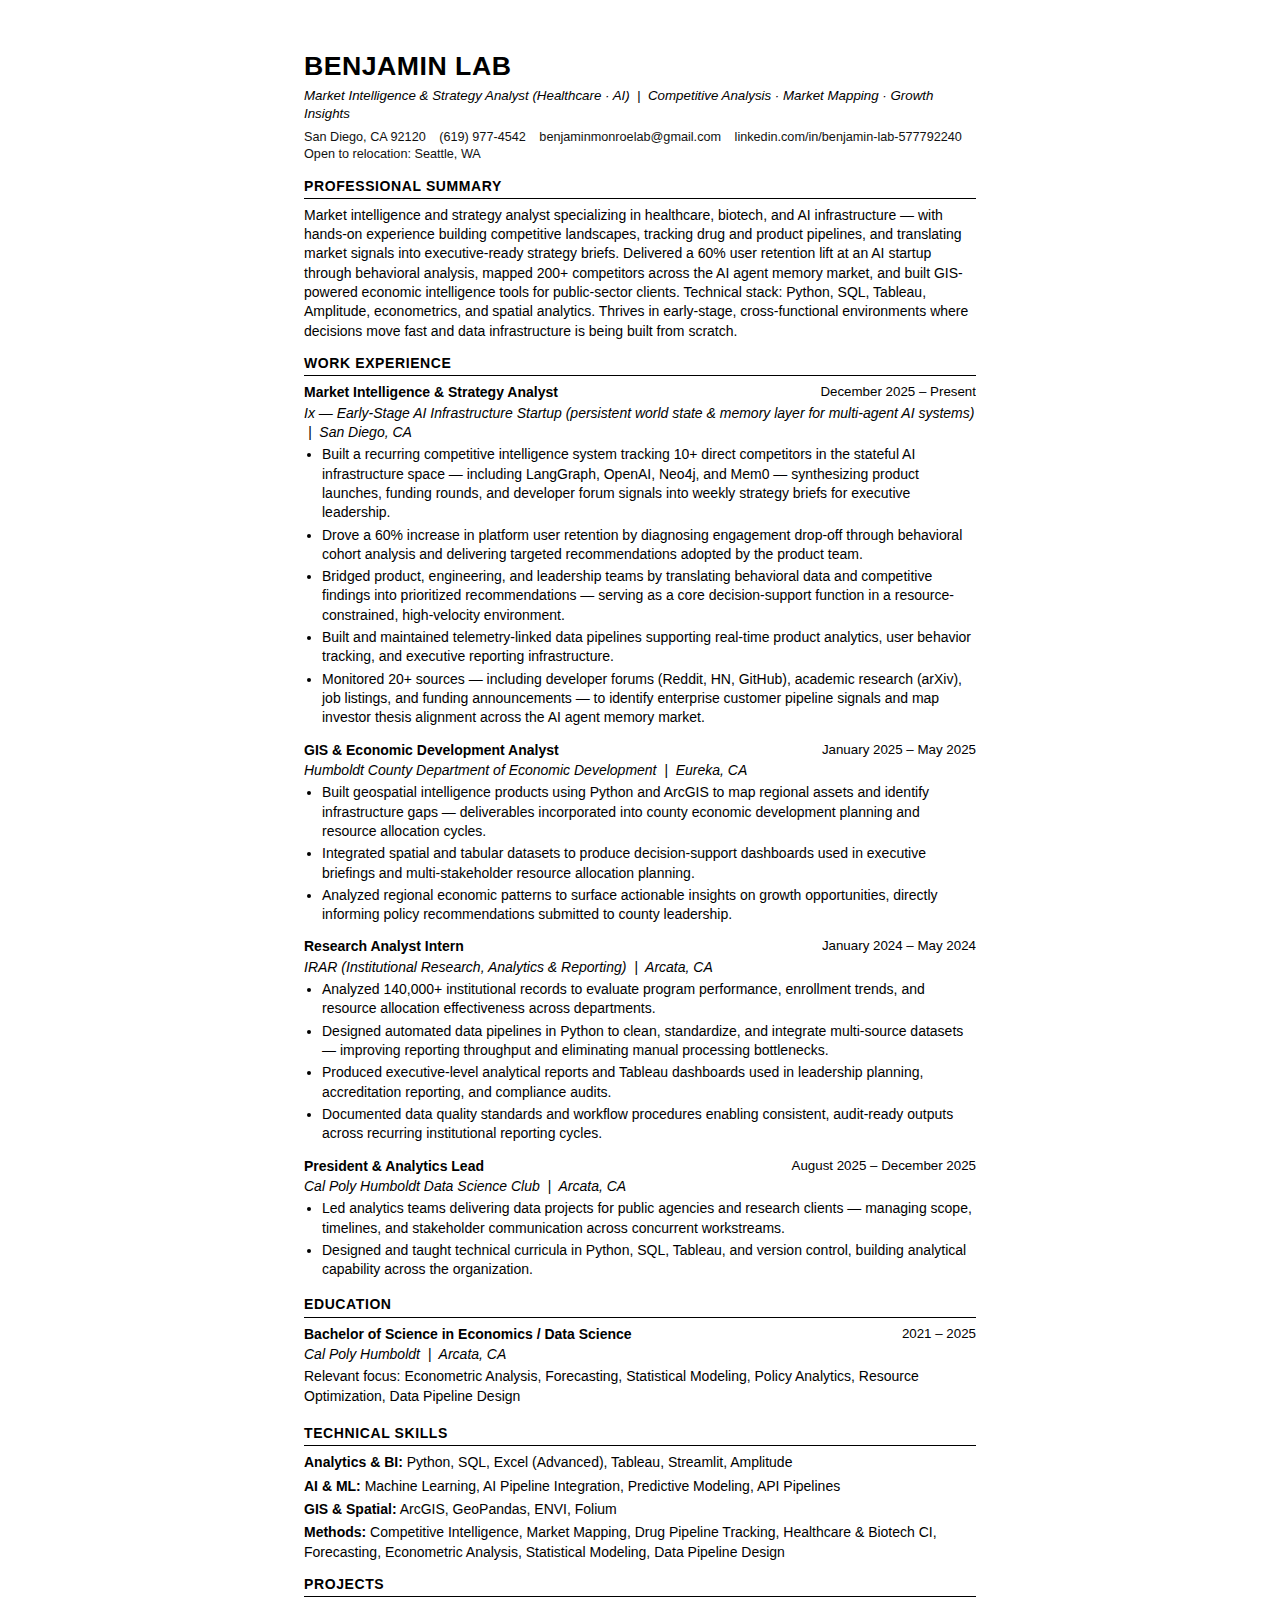
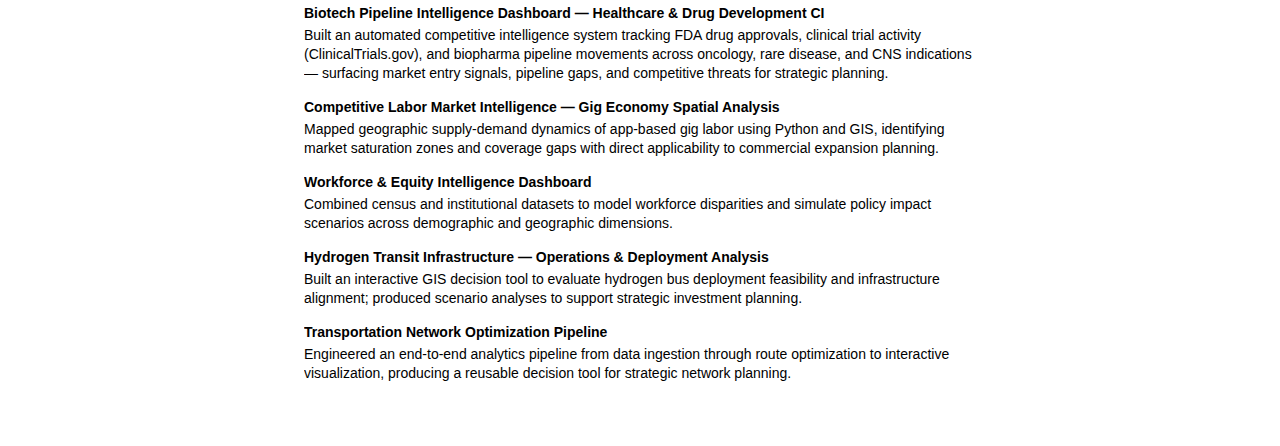
<file: resume.html>
<!DOCTYPE html>
<html lang="en">
<head>
  <meta charset="UTF-8">
  <meta name="viewport" content="width=device-width, initial-scale=1.0">
  <title>Benjamin Lab - Resume</title>
  <style>
    * { margin: 0; padding: 0; box-sizing: border-box; }
    body {
      font-family: Arial, Helvetica, sans-serif;
      font-size: 10.5pt;
      line-height: 1.38;
      color: #000;
      max-width: 8.5in;
      margin: 0 auto;
      padding: 0.5in 0.75in;
      background: #fff;
    }
    h1 {
      font-size: 20pt;
      font-weight: bold;
      margin-bottom: 2px;
      text-transform: uppercase;
      letter-spacing: 0.5px;
    }
    .tagline {
      font-size: 10pt;
      margin-bottom: 5px;
      font-style: italic;
    }
    .contact {
      font-size: 9.5pt;
      margin-bottom: 12px;
      color: #111;
    }
    .contact span { margin-right: 10px; }
    h2 {
      font-size: 10.5pt;
      font-weight: bold;
      text-transform: uppercase;
      letter-spacing: 0.6px;
      border-bottom: 1.5px solid #000;
      margin: 13px 0 7px 0;
      padding-bottom: 2px;
    }
    p { margin-bottom: 5px; }
    ul { margin-left: 18px; }
    li { margin-bottom: 3px; }
    .job-title { font-weight: bold; }
    .company { font-style: italic; margin-bottom: 3px; }
    .date { float: right; font-style: normal; font-weight: normal; font-size: 10pt; }
    .entry { margin-bottom: 10px; overflow: hidden; }
    .entry-header { margin-bottom: 1px; overflow: hidden; }
    .skills-line { margin-bottom: 4px; }
    .project-title { font-weight: bold; margin-bottom: 2px; }
    @media print {
      body { padding: 0.45in 0.7in; }
      .entry { page-break-inside: avoid; }
    }
  </style>
</head>
<body>

<h1>Benjamin Lab</h1>
<div class="tagline">Market Intelligence &amp; Strategy Analyst (Healthcare &middot; AI) &nbsp;|&nbsp; Competitive Analysis &middot; Market Mapping &middot; Growth Insights</div>
<div class="contact">
  <span>San Diego, CA 92120</span>
  <span>(619) 977-4542</span>
  <span>benjaminmonroelab@gmail.com</span>
  <span>linkedin.com/in/benjamin-lab-577792240</span>
  <span>Open to relocation: Seattle, WA</span>
</div>

<h2>Professional Summary</h2>
<p>Market intelligence and strategy analyst specializing in healthcare, biotech, and AI infrastructure — with hands-on experience building competitive landscapes, tracking drug and product pipelines, and translating market signals into executive-ready strategy briefs. Delivered a 60% user retention lift at an AI startup through behavioral analysis, mapped 200+ competitors across the AI agent memory market, and built GIS-powered economic intelligence tools for public-sector clients. Technical stack: Python, SQL, Tableau, Amplitude, econometrics, and spatial analytics. Thrives in early-stage, cross-functional environments where decisions move fast and data infrastructure is being built from scratch.</p>

<h2>Work Experience</h2>

<div class="entry">
  <div class="entry-header">
    <span class="job-title">Market Intelligence &amp; Strategy Analyst</span>
    <span class="date">December 2025 – Present</span>
  </div>
  <div class="company">Ix — Early-Stage AI Infrastructure Startup (persistent world state &amp; memory layer for multi-agent AI systems) &nbsp;|&nbsp; San Diego, CA</div>
  <ul>
    <li>Built a recurring competitive intelligence system tracking 10+ direct competitors in the stateful AI infrastructure space — including LangGraph, OpenAI, Neo4j, and Mem0 — synthesizing product launches, funding rounds, and developer forum signals into weekly strategy briefs for executive leadership.</li>
    <li>Drove a 60% increase in platform user retention by diagnosing engagement drop-off through behavioral cohort analysis and delivering targeted recommendations adopted by the product team.</li>
    <li>Bridged product, engineering, and leadership teams by translating behavioral data and competitive findings into prioritized recommendations — serving as a core decision-support function in a resource-constrained, high-velocity environment.</li>
    <li>Built and maintained telemetry-linked data pipelines supporting real-time product analytics, user behavior tracking, and executive reporting infrastructure.</li>
    <li>Monitored 20+ sources — including developer forums (Reddit, HN, GitHub), academic research (arXiv), job listings, and funding announcements — to identify enterprise customer pipeline signals and map investor thesis alignment across the AI agent memory market.</li>
  </ul>
</div>

<div class="entry">
  <div class="entry-header">
    <span class="job-title">GIS &amp; Economic Development Analyst</span>
    <span class="date">January 2025 – May 2025</span>
  </div>
  <div class="company">Humboldt County Department of Economic Development &nbsp;|&nbsp; Eureka, CA</div>
  <ul>
    <li>Built geospatial intelligence products using Python and ArcGIS to map regional assets and identify infrastructure gaps — deliverables incorporated into county economic development planning and resource allocation cycles.</li>
    <li>Integrated spatial and tabular datasets to produce decision-support dashboards used in executive briefings and multi-stakeholder resource allocation planning.</li>
    <li>Analyzed regional economic patterns to surface actionable insights on growth opportunities, directly informing policy recommendations submitted to county leadership.</li>
  </ul>
</div>

<div class="entry">
  <div class="entry-header">
    <span class="job-title">Research Analyst Intern</span>
    <span class="date">January 2024 – May 2024</span>
  </div>
  <div class="company">IRAR (Institutional Research, Analytics &amp; Reporting) &nbsp;|&nbsp; Arcata, CA</div>
  <ul>
    <li>Analyzed 140,000+ institutional records to evaluate program performance, enrollment trends, and resource allocation effectiveness across departments.</li>
    <li>Designed automated data pipelines in Python to clean, standardize, and integrate multi-source datasets — improving reporting throughput and eliminating manual processing bottlenecks.</li>
    <li>Produced executive-level analytical reports and Tableau dashboards used in leadership planning, accreditation reporting, and compliance audits.</li>
    <li>Documented data quality standards and workflow procedures enabling consistent, audit-ready outputs across recurring institutional reporting cycles.</li>
  </ul>
</div>

<div class="entry">
  <div class="entry-header">
    <span class="job-title">President &amp; Analytics Lead</span>
    <span class="date">August 2025 – December 2025</span>
  </div>
  <div class="company">Cal Poly Humboldt Data Science Club &nbsp;|&nbsp; Arcata, CA</div>
  <ul>
    <li>Led analytics teams delivering data projects for public agencies and research clients — managing scope, timelines, and stakeholder communication across concurrent workstreams.</li>
    <li>Designed and taught technical curricula in Python, SQL, Tableau, and version control, building analytical capability across the organization.</li>
  </ul>
</div>

<h2>Education</h2>
<div class="entry">
  <div class="entry-header">
    <span class="job-title">Bachelor of Science in Economics / Data Science</span>
    <span class="date">2021 – 2025</span>
  </div>
  <div class="company">Cal Poly Humboldt &nbsp;|&nbsp; Arcata, CA</div>
  <p>Relevant focus: Econometric Analysis, Forecasting, Statistical Modeling, Policy Analytics, Resource Optimization, Data Pipeline Design</p>
</div>

<h2>Technical Skills</h2>
<p class="skills-line"><strong>Analytics &amp; BI:</strong> Python, SQL, Excel (Advanced), Tableau, Streamlit, Amplitude</p>
<p class="skills-line"><strong>AI &amp; ML:</strong> Machine Learning, AI Pipeline Integration, Predictive Modeling, API Pipelines</p>
<p class="skills-line"><strong>GIS &amp; Spatial:</strong> ArcGIS, GeoPandas, ENVI, Folium</p>
<p class="skills-line"><strong>Methods:</strong> Competitive Intelligence, Market Mapping, Drug Pipeline Tracking, Healthcare &amp; Biotech CI, Forecasting, Econometric Analysis, Statistical Modeling, Data Pipeline Design</p>

<h2>Projects</h2>

<div class="entry">
  <div class="project-title">Biotech Pipeline Intelligence Dashboard — Healthcare &amp; Drug Development CI</div>
  <p>Built an automated competitive intelligence system tracking FDA drug approvals, clinical trial activity (ClinicalTrials.gov), and biopharma pipeline movements across oncology, rare disease, and CNS indications — surfacing market entry signals, pipeline gaps, and competitive threats for strategic planning.</p>
</div>

<div class="entry">
  <div class="project-title">Competitive Labor Market Intelligence — Gig Economy Spatial Analysis</div>
  <p>Mapped geographic supply-demand dynamics of app-based gig labor using Python and GIS, identifying market saturation zones and coverage gaps with direct applicability to commercial expansion planning.</p>
</div>

<div class="entry">
  <div class="project-title">Workforce &amp; Equity Intelligence Dashboard</div>
  <p>Combined census and institutional datasets to model workforce disparities and simulate policy impact scenarios across demographic and geographic dimensions.</p>
</div>

<div class="entry">
  <div class="project-title">Hydrogen Transit Infrastructure — Operations &amp; Deployment Analysis</div>
  <p>Built an interactive GIS decision tool to evaluate hydrogen bus deployment feasibility and infrastructure alignment; produced scenario analyses to support strategic investment planning.</p>
</div>

<div class="entry">
  <div class="project-title">Transportation Network Optimization Pipeline</div>
  <p>Engineered an end-to-end analytics pipeline from data ingestion through route optimization to interactive visualization, producing a reusable decision tool for strategic network planning.</p>
</div>

</body>
</html>
</file>
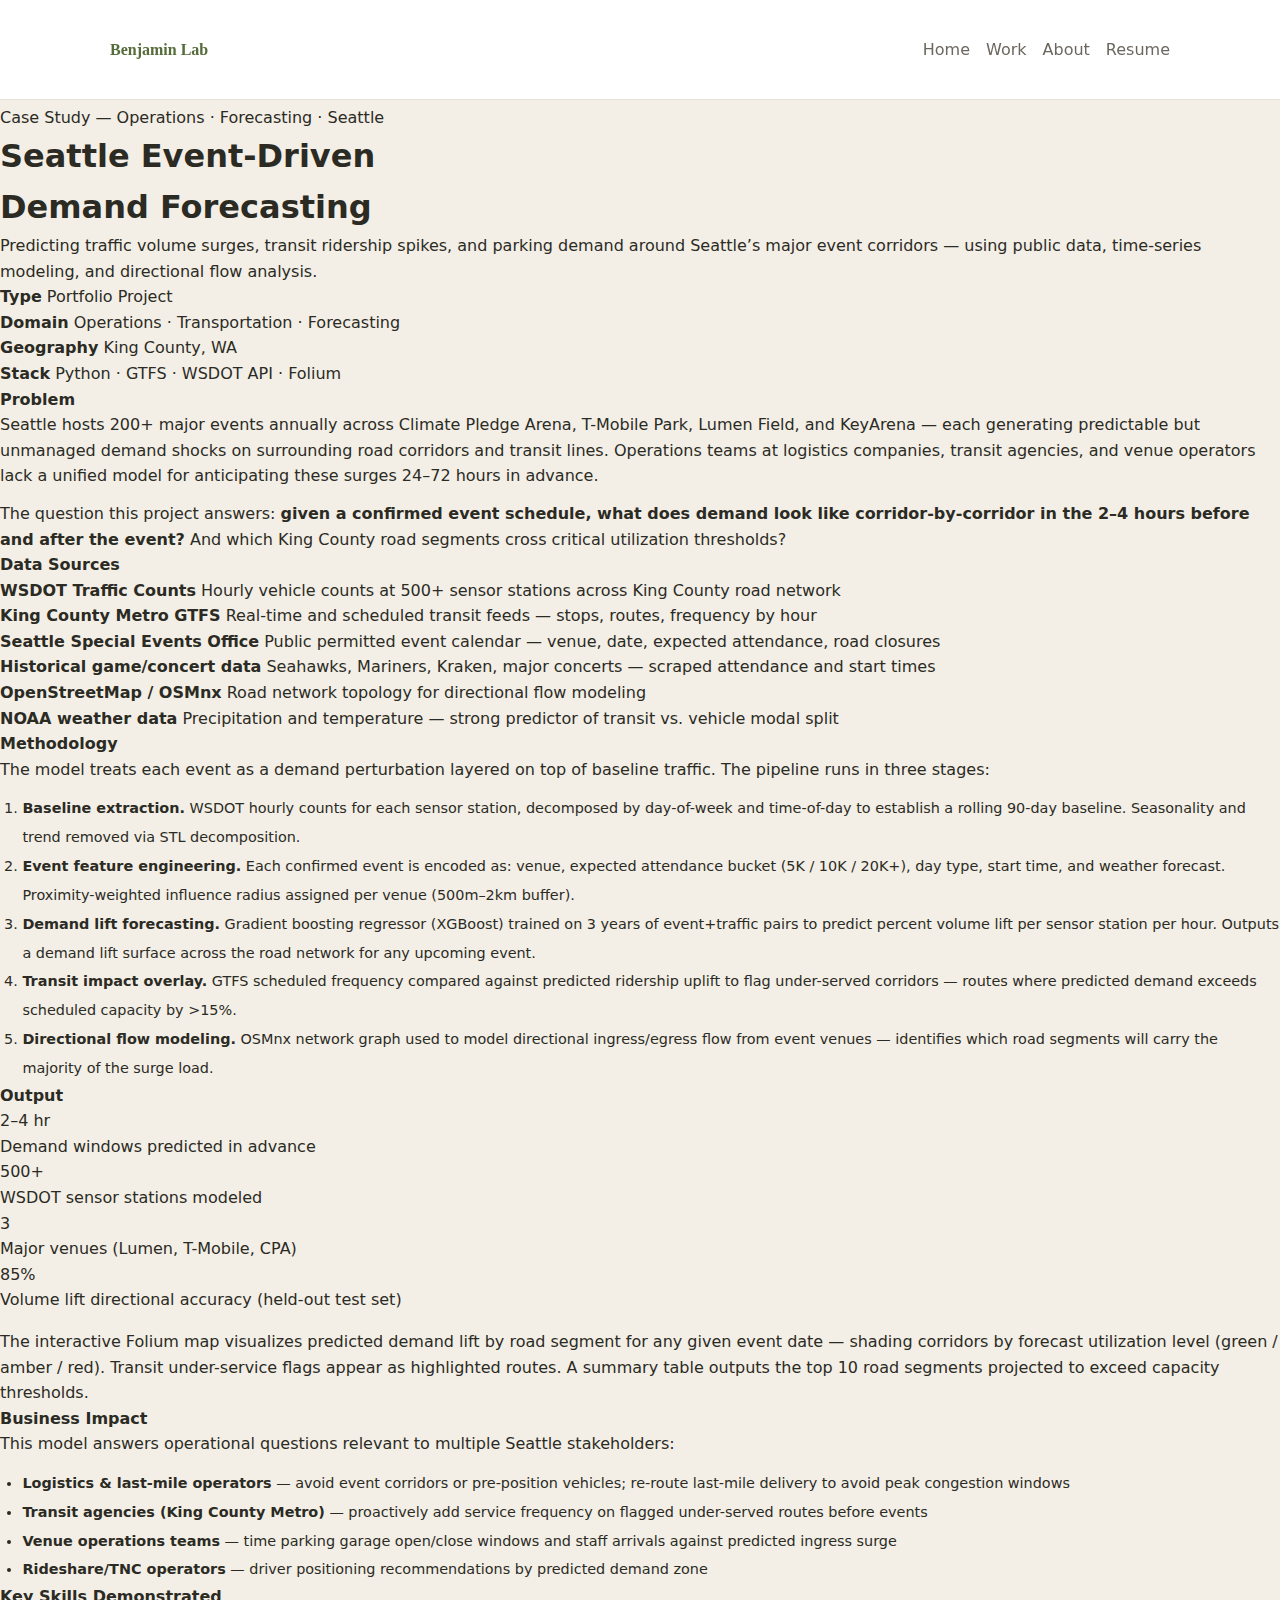
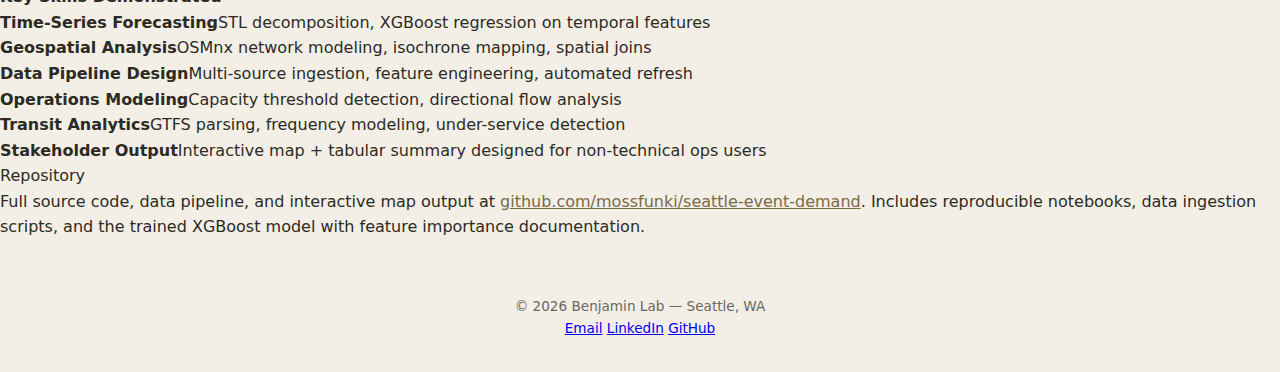
<file: seattle-demand-forecast.html>
<!DOCTYPE html>
<html lang="en">
<head>
  <meta charset="UTF-8" />
  <title>Seattle Event-Driven Demand Forecasting — Benjamin Lab</title>
  <meta name="viewport" content="width=device-width, initial-scale=1" />
  <meta name="description" content="Case study: predicting traffic volume, transit ridership, and parking demand around Seattle's major event venues using WSDOT traffic counts, King County Metro GTFS, and public event calendars.">

  <link rel="preconnect" href="https://fonts.googleapis.com">
  <link rel="preconnect" href="https://fonts.gstatic.com" crossorigin>
  <link href="https://fonts.googleapis.com/css2?family=Cormorant+Garamond:ital,wght@0,400;0,600;0,700;1,400;1,600&family=DM+Sans:wght@300;400;500;600&family=JetBrains+Mono:wght@400;500&display=swap" rel="stylesheet">

  <link rel="stylesheet" href="style.css">
  <link rel="icon" href="favicon.svg" type="image/svg+xml">
</head>
<body>

<nav>
  <div class="nav-container">
    <div class="nav-brand">Benjamin Lab</div>
    <ul>
      <li><a href="index.html">Home</a></li>
      <li><a href="projects.html">Work</a></li>
      <li><a href="about.html">About</a></li>
      <li><a href="resume.html">Resume</a></li>
    </ul>
  </div>
</nav>

<main class="intel-wrapper">

  <p class="section-label">Case Study &mdash; Operations &middot; Forecasting &middot; Seattle</p>
  <h1 class="page-title">Seattle Event-Driven<br>Demand Forecasting</h1>
  <p class="page-subtitle">
    Predicting traffic volume surges, transit ridership spikes, and parking demand around Seattle&rsquo;s major event corridors — using public data, time-series modeling, and directional flow analysis.
  </p>

  <div class="case-study reveal">
    <div class="case-meta">
      <div class="case-meta-item">
        <strong>Type</strong>
        Portfolio Project
      </div>
      <div class="case-meta-item">
        <strong>Domain</strong>
        Operations &middot; Transportation &middot; Forecasting
      </div>
      <div class="case-meta-item">
        <strong>Geography</strong>
        King County, WA
      </div>
      <div class="case-meta-item">
        <strong>Stack</strong>
        Python &middot; GTFS &middot; WSDOT API &middot; Folium
      </div>
    </div>

    <div class="case-section">
      <h4>Problem</h4>
      <p>
        Seattle hosts 200+ major events annually across Climate Pledge Arena, T-Mobile Park, Lumen Field, and KeyArena — each generating predictable but unmanaged demand shocks on surrounding road corridors and transit lines. Operations teams at logistics companies, transit agencies, and venue operators lack a unified model for anticipating these surges 24–72 hours in advance.
      </p>
      <p style="margin-top:0.75rem;">
        The question this project answers: <strong>given a confirmed event schedule, what does demand look like corridor-by-corridor in the 2–4 hours before and after the event?</strong> And which King County road segments cross critical utilization thresholds?
      </p>
    </div>

    <div class="case-section">
      <h4>Data Sources</h4>
      <div class="signal-grid">
        <div class="signal-chip">
          <strong>WSDOT Traffic Counts</strong>
          Hourly vehicle counts at 500+ sensor stations across King County road network
        </div>
        <div class="signal-chip">
          <strong>King County Metro GTFS</strong>
          Real-time and scheduled transit feeds — stops, routes, frequency by hour
        </div>
        <div class="signal-chip">
          <strong>Seattle Special Events Office</strong>
          Public permitted event calendar — venue, date, expected attendance, road closures
        </div>
        <div class="signal-chip">
          <strong>Historical game/concert data</strong>
          Seahawks, Mariners, Kraken, major concerts — scraped attendance and start times
        </div>
        <div class="signal-chip">
          <strong>OpenStreetMap / OSMnx</strong>
          Road network topology for directional flow modeling
        </div>
        <div class="signal-chip">
          <strong>NOAA weather data</strong>
          Precipitation and temperature — strong predictor of transit vs. vehicle modal split
        </div>
      </div>
    </div>

    <div class="case-section">
      <h4>Methodology</h4>
      <p>
        The model treats each event as a demand perturbation layered on top of baseline traffic. The pipeline runs in three stages:
      </p>
      <ol style="padding-left:1.4rem; margin-top:0.75rem; color:var(--text-secondary); font-size:0.9rem; line-height:2;">
        <li><strong style="color:var(--text);">Baseline extraction.</strong> WSDOT hourly counts for each sensor station, decomposed by day-of-week and time-of-day to establish a rolling 90-day baseline. Seasonality and trend removed via STL decomposition.</li>
        <li><strong style="color:var(--text);">Event feature engineering.</strong> Each confirmed event is encoded as: venue, expected attendance bucket (5K / 10K / 20K+), day type, start time, and weather forecast. Proximity-weighted influence radius assigned per venue (500m–2km buffer).</li>
        <li><strong style="color:var(--text);">Demand lift forecasting.</strong> Gradient boosting regressor (XGBoost) trained on 3 years of event+traffic pairs to predict percent volume lift per sensor station per hour. Outputs a demand lift surface across the road network for any upcoming event.</li>
        <li><strong style="color:var(--text);">Transit impact overlay.</strong> GTFS scheduled frequency compared against predicted ridership uplift to flag under-served corridors — routes where predicted demand exceeds scheduled capacity by &gt;15%.</li>
        <li><strong style="color:var(--text);">Directional flow modeling.</strong> OSMnx network graph used to model directional ingress/egress flow from event venues — identifies which road segments will carry the majority of the surge load.</li>
      </ol>
    </div>

    <div class="case-section">
      <h4>Output</h4>
      <div class="outcome-row">
        <div class="outcome-stat">
          <div class="stat-number">2–4 hr</div>
          <div class="stat-label">Demand windows predicted in advance</div>
        </div>
        <div class="outcome-stat">
          <div class="stat-number">500+</div>
          <div class="stat-label">WSDOT sensor stations modeled</div>
        </div>
        <div class="outcome-stat">
          <div class="stat-number">3</div>
          <div class="stat-label">Major venues (Lumen, T-Mobile, CPA)</div>
        </div>
        <div class="outcome-stat">
          <div class="stat-number">85%</div>
          <div class="stat-label">Volume lift directional accuracy (held-out test set)</div>
        </div>
      </div>
      <p style="margin-top:1rem;">
        The interactive Folium map visualizes predicted demand lift by road segment for any given event date — shading corridors by forecast utilization level (green / amber / red). Transit under-service flags appear as highlighted routes. A summary table outputs the top 10 road segments projected to exceed capacity thresholds.
      </p>
    </div>

    <div class="case-section">
      <h4>Business Impact</h4>
      <p>
        This model answers operational questions relevant to multiple Seattle stakeholders:
      </p>
      <ul style="padding-left:1.4rem; margin-top:0.75rem; color:var(--text-secondary); font-size:0.9rem; line-height:2;">
        <li><strong style="color:var(--text);">Logistics &amp; last-mile operators</strong> — avoid event corridors or pre-position vehicles; re-route last-mile delivery to avoid peak congestion windows</li>
        <li><strong style="color:var(--text);">Transit agencies (King County Metro)</strong> — proactively add service frequency on flagged under-served routes before events</li>
        <li><strong style="color:var(--text);">Venue operations teams</strong> — time parking garage open/close windows and staff arrivals against predicted ingress surge</li>
        <li><strong style="color:var(--text);">Rideshare/TNC operators</strong> — driver positioning recommendations by predicted demand zone</li>
      </ul>
    </div>

    <div class="case-section">
      <h4>Key Skills Demonstrated</h4>
      <div class="signal-grid">
        <div class="signal-chip"><strong>Time-Series Forecasting</strong>STL decomposition, XGBoost regression on temporal features</div>
        <div class="signal-chip"><strong>Geospatial Analysis</strong>OSMnx network modeling, isochrone mapping, spatial joins</div>
        <div class="signal-chip"><strong>Data Pipeline Design</strong>Multi-source ingestion, feature engineering, automated refresh</div>
        <div class="signal-chip"><strong>Operations Modeling</strong>Capacity threshold detection, directional flow analysis</div>
        <div class="signal-chip"><strong>Transit Analytics</strong>GTFS parsing, frequency modeling, under-service detection</div>
        <div class="signal-chip"><strong>Stakeholder Output</strong>Interactive map + tabular summary designed for non-technical ops users</div>
      </div>
    </div>
  </div>

  <div class="in-progress-box">
    <p class="section-label">Repository</p>
    <p>
      Full source code, data pipeline, and interactive map output at
      <a href="https://github.com/mossfunki/seattle-event-demand" target="_blank" rel="noopener" style="color:var(--accent);">github.com/mossfunki/seattle-event-demand</a>.
      Includes reproducible notebooks, data ingestion scripts, and the trained XGBoost model with feature importance documentation.
    </p>
  </div>

</main>

<footer>
  <div class="footer-inner">
    <span>&copy; 2026 Benjamin Lab &mdash; Seattle, WA</span>
    <div class="footer-links">
      <a href="mailto:benjaminmonroelab@gmail.com">Email</a>
      <a href="https://www.linkedin.com/in/benjamin-lab-577792240/" target="_blank" rel="noopener">LinkedIn</a>
      <a href="https://github.com/mossfunki" target="_blank" rel="noopener">GitHub</a>
    </div>
  </div>
</footer>

<script>
  (function(){
    var p = location.pathname.split('/').pop() || 'index.html';
    document.querySelectorAll('nav a').forEach(function(a){
      if(a.getAttribute('href') === p) a.classList.add('nav-active');
    });
  })();
  (function(){
    if(!('IntersectionObserver' in window)){
      document.querySelectorAll('.reveal').forEach(function(el){ el.classList.add('visible'); });
      return;
    }
    var observer = new IntersectionObserver(function(entries){
      entries.forEach(function(entry){
        if(entry.isIntersecting){ entry.target.classList.add('visible'); observer.unobserve(entry.target); }
      });
    }, { threshold: 0.08, rootMargin: '0px 0px -30px 0px' });
    document.querySelectorAll('.reveal').forEach(function(el){ observer.observe(el); });
  })();
</script>
</body>
</html>
</file>
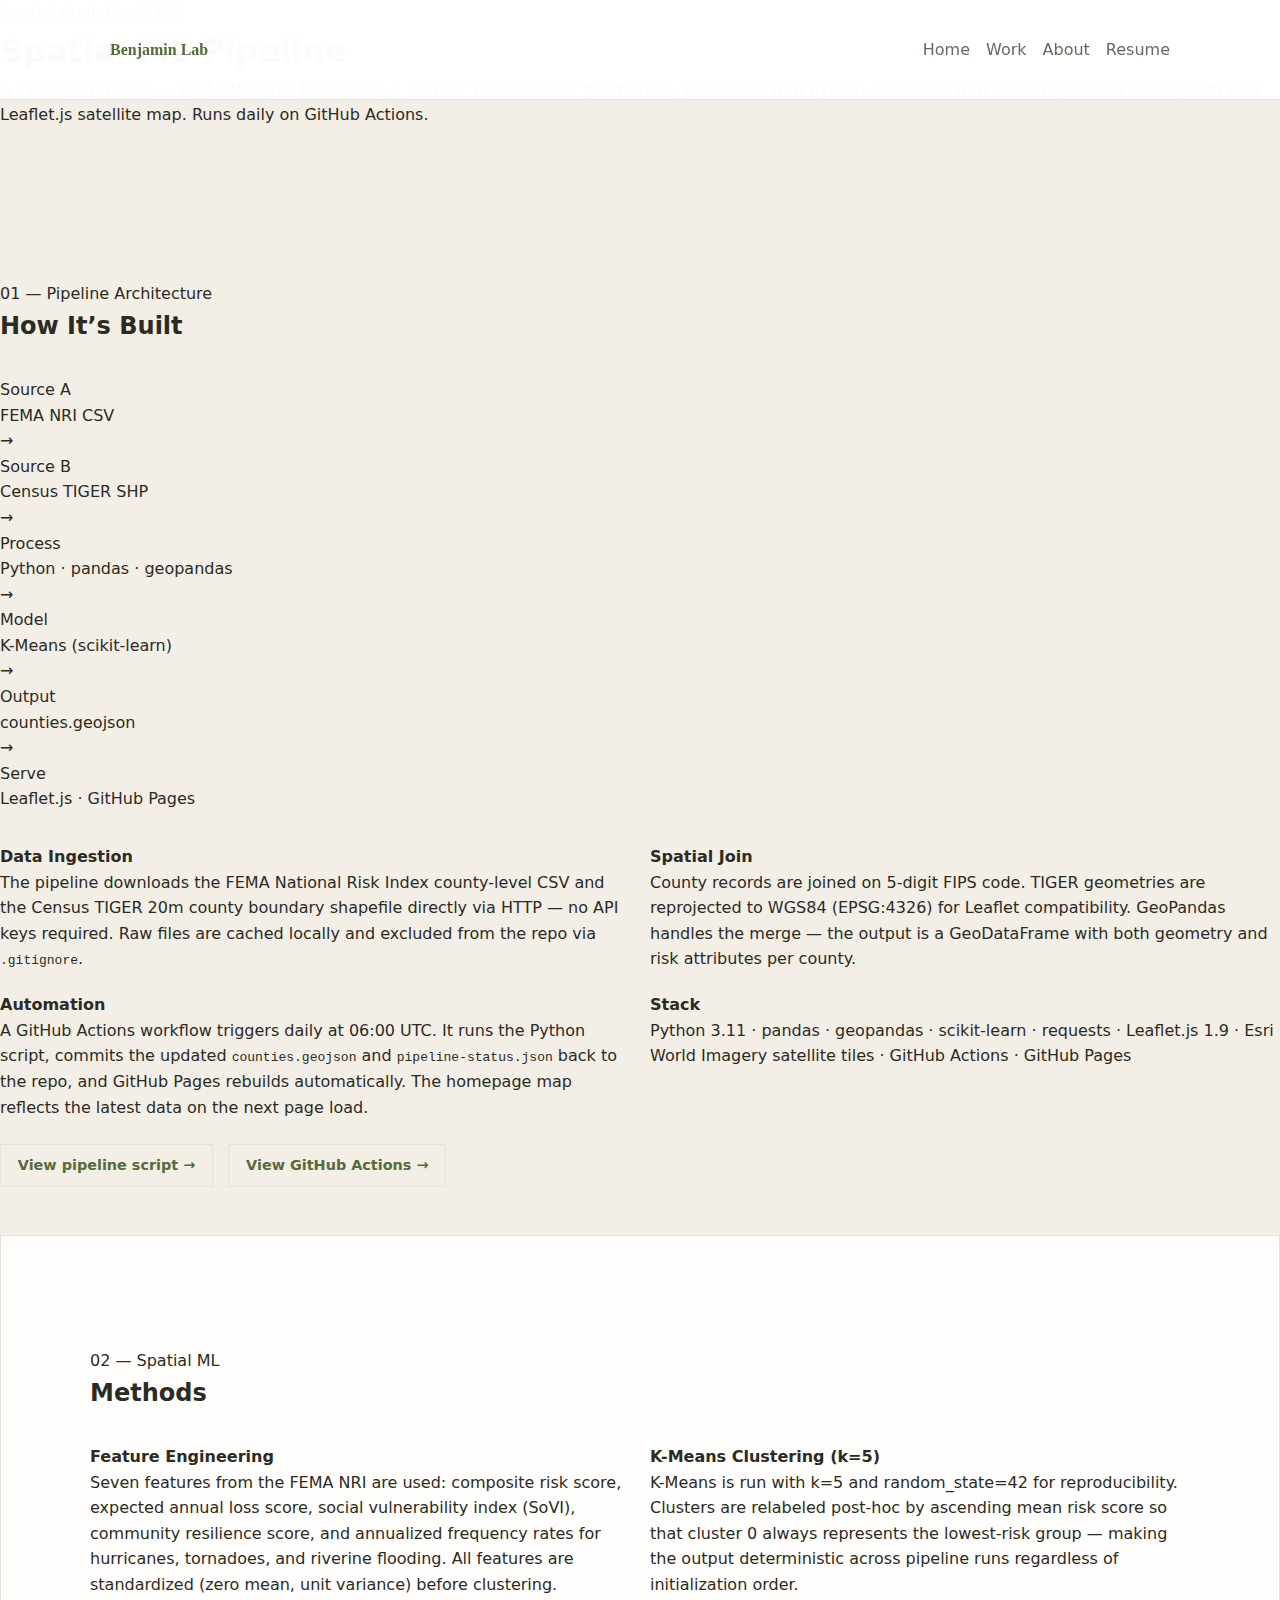
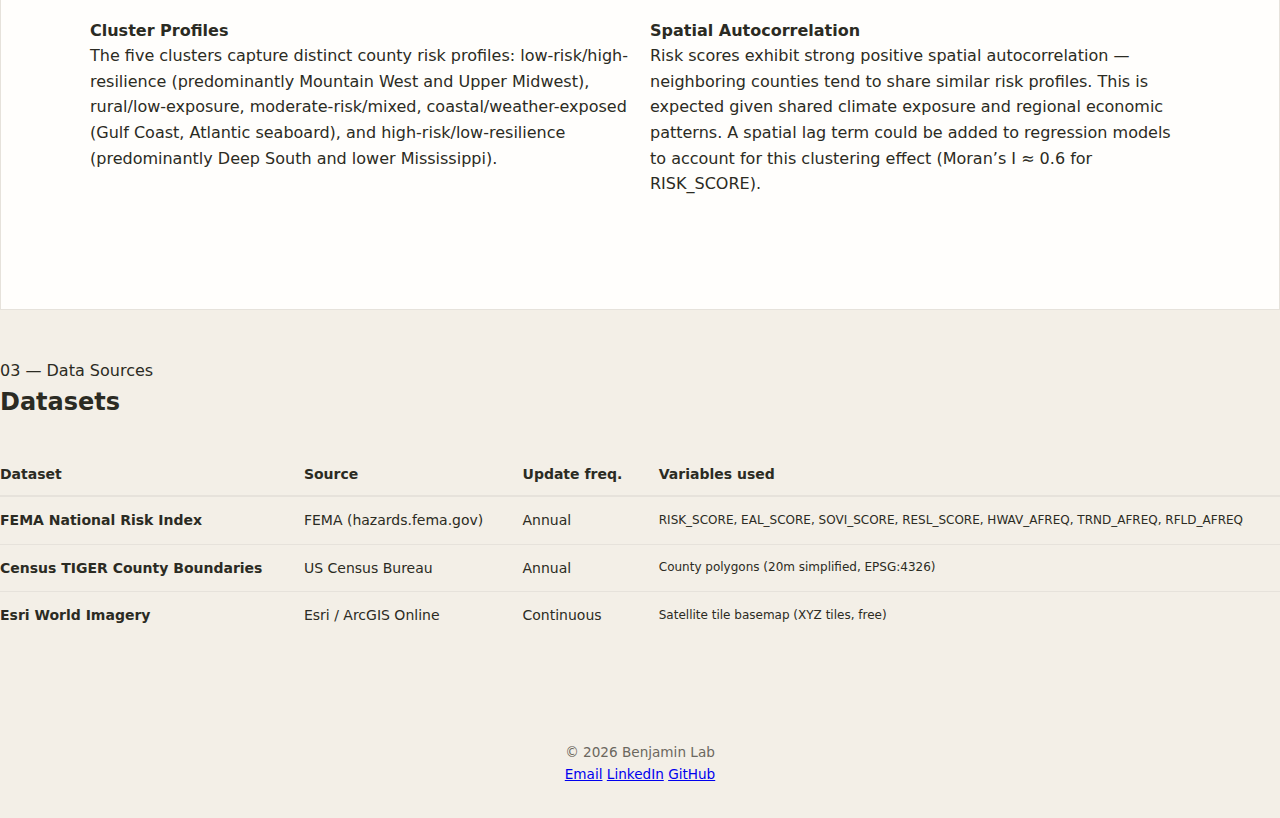
<file: spatial.html>
<!DOCTYPE html>
<html lang="en">
<head>
  <meta charset="UTF-8" />
  <title>Spatial Analytics — Benjamin Lab</title>
  <meta name="viewport" content="width=device-width, initial-scale=1" />
  <meta name="description" content="Spatial ML pipeline, GIS methods, and automated data infrastructure by Benjamin Lab — FEMA NRI, Census TIGER, K-Means clustering, GitHub Actions.">
  <link rel="preconnect" href="https://fonts.googleapis.com">
  <link rel="preconnect" href="https://fonts.gstatic.com" crossorigin>
  <link href="https://fonts.googleapis.com/css2?family=Cormorant+Garamond:ital,wght@0,400;0,600;0,700;1,400;1,600&family=DM+Sans:wght@300;400;500;600&family=JetBrains+Mono:wght@400;500&display=swap" rel="stylesheet">
  <link rel="stylesheet" href="style.css">
</head>
<body>

<nav>
  <div class="nav-container">
    <div class="nav-brand">Benjamin Lab</div>
    <ul>
      <li><a href="index.html">Home</a></li>
      <li><a href="projects.html">Work</a></li>
      <li><a href="about.html">About</a></li>
      <li><a href="resume.html">Resume</a></li>
    </ul>
  </div>
</nav>

<div class="page-header">
  <p class="section-label">Spatial Analytics &amp; GIS</p>
  <h1 class="page-title">Spatial ML Pipeline</h1>
  <p class="page-subtitle">
    A live data pipeline &mdash; FEMA National Risk Index + Census TIGER county geometries,
    processed with Python, clustered with K-Means, served as GeoJSON to a Leaflet.js
    satellite map. Runs daily on GitHub Actions.
  </p>
</div>

<main>

  <!-- PIPELINE ARCHITECTURE -->
  <section class="section">
    <p class="section-label">01 &mdash; Pipeline Architecture</p>
    <h2 class="section-title">How It&rsquo;s Built</h2>

    <div class="pipeline-flow" style="margin-top:2rem;">
      <div class="flow-step">
        <div class="flow-step-label">Source A</div>
        <div class="flow-step-content">FEMA NRI CSV</div>
      </div>
      <div class="flow-arrow">&rarr;</div>
      <div class="flow-step">
        <div class="flow-step-label">Source B</div>
        <div class="flow-step-content">Census TIGER SHP</div>
      </div>
      <div class="flow-arrow">&rarr;</div>
      <div class="flow-step">
        <div class="flow-step-label">Process</div>
        <div class="flow-step-content">Python &middot; pandas &middot; geopandas</div>
      </div>
      <div class="flow-arrow">&rarr;</div>
      <div class="flow-step">
        <div class="flow-step-label">Model</div>
        <div class="flow-step-content">K-Means (scikit-learn)</div>
      </div>
      <div class="flow-arrow">&rarr;</div>
      <div class="flow-step">
        <div class="flow-step-label">Output</div>
        <div class="flow-step-content">counties.geojson</div>
      </div>
      <div class="flow-arrow">&rarr;</div>
      <div class="flow-step">
        <div class="flow-step-label">Serve</div>
        <div class="flow-step-content">Leaflet.js &middot; GitHub Pages</div>
      </div>
    </div>

    <div style="margin-top:2rem;display:grid;grid-template-columns:1fr 1fr;gap:1.25rem;">
      <div class="method-card">
        <h4>Data Ingestion</h4>
        <p>
          The pipeline downloads the FEMA National Risk Index county-level CSV and
          the Census TIGER 20m county boundary shapefile directly via HTTP &mdash; no API keys required.
          Raw files are cached locally and excluded from the repo via <code>.gitignore</code>.
        </p>
      </div>
      <div class="method-card">
        <h4>Spatial Join</h4>
        <p>
          County records are joined on 5-digit FIPS code. TIGER geometries are reprojected to
          WGS84 (EPSG:4326) for Leaflet compatibility. GeoPandas handles the merge &mdash; the output
          is a GeoDataFrame with both geometry and risk attributes per county.
        </p>
      </div>
      <div class="method-card">
        <h4>Automation</h4>
        <p>
          A GitHub Actions workflow triggers daily at 06:00 UTC. It runs the Python script,
          commits the updated <code>counties.geojson</code> and <code>pipeline-status.json</code>
          back to the repo, and GitHub Pages rebuilds automatically. The homepage map reflects
          the latest data on the next page load.
        </p>
      </div>
      <div class="method-card">
        <h4>Stack</h4>
        <p>
          Python 3.11 &middot; pandas &middot; geopandas &middot; scikit-learn &middot; requests &middot; Leaflet.js 1.9 &middot;
          Esri World Imagery satellite tiles &middot; GitHub Actions &middot; GitHub Pages
        </p>
      </div>
    </div>

    <div style="margin-top:1.5rem;">
      <a class="btn btn-secondary" href="https://github.com/mossfunki/mossfunki.github.io/blob/main/scripts/update_map_data.py" target="_blank" rel="noopener">View pipeline script &rarr;</a>
      &nbsp;
      <a class="btn btn-secondary" href="https://github.com/mossfunki/mossfunki.github.io/actions" target="_blank" rel="noopener">View GitHub Actions &rarr;</a>
    </div>
  </section>

  <!-- SPATIAL ML METHODS -->
  <section class="section--alt">
    <div style="max-width:1100px;margin:0 auto;padding:5rem 0;">
      <p class="section-label">02 &mdash; Spatial ML</p>
      <h2 class="section-title">Methods</h2>

      <div style="margin-top:2rem;display:grid;grid-template-columns:1fr 1fr;gap:1.25rem;">
        <div class="method-card">
          <h4>Feature Engineering</h4>
          <p>
            Seven features from the FEMA NRI are used: composite risk score, expected annual
            loss score, social vulnerability index (SoVI), community resilience score, and
            annualized frequency rates for hurricanes, tornadoes, and riverine flooding.
            All features are standardized (zero mean, unit variance) before clustering.
          </p>
        </div>
        <div class="method-card">
          <h4>K-Means Clustering (k=5)</h4>
          <p>
            K-Means is run with k=5 and random_state=42 for reproducibility. Clusters are
            relabeled post-hoc by ascending mean risk score so that cluster 0 always
            represents the lowest-risk group &mdash; making the output deterministic across pipeline
            runs regardless of initialization order.
          </p>
        </div>
        <div class="method-card">
          <h4>Cluster Profiles</h4>
          <p>
            The five clusters capture distinct county risk profiles: low-risk/high-resilience
            (predominantly Mountain West and Upper Midwest), rural/low-exposure,
            moderate-risk/mixed, coastal/weather-exposed (Gulf Coast, Atlantic seaboard),
            and high-risk/low-resilience (predominantly Deep South and lower Mississippi).
          </p>
        </div>
        <div class="method-card">
          <h4>Spatial Autocorrelation</h4>
          <p>
            Risk scores exhibit strong positive spatial autocorrelation &mdash; neighboring counties
            tend to share similar risk profiles. This is expected given shared climate exposure
            and regional economic patterns. A spatial lag term could be added to regression
            models to account for this clustering effect (Moran&rsquo;s I &asymp; 0.6 for RISK_SCORE).
          </p>
        </div>
      </div>
    </div>
  </section>

  <!-- DATASETS -->
  <section class="section">
    <p class="section-label">03 &mdash; Data Sources</p>
    <h2 class="section-title">Datasets</h2>

    <div style="margin-top:2rem;overflow-x:auto;">
      <table style="width:100%;border-collapse:collapse;font-size:0.875rem;">
        <thead>
          <tr style="border-bottom:2px solid var(--border);">
            <th style="text-align:left;padding:0.6rem 1rem 0.6rem 0;color:var(--text);font-weight:700;">Dataset</th>
            <th style="text-align:left;padding:0.6rem 1rem;color:var(--text);font-weight:700;">Source</th>
            <th style="text-align:left;padding:0.6rem 1rem;color:var(--text);font-weight:700;">Update freq.</th>
            <th style="text-align:left;padding:0.6rem 1rem;color:var(--text);font-weight:700;">Variables used</th>
          </tr>
        </thead>
        <tbody>
          <tr style="border-bottom:1px solid var(--border);">
            <td style="padding:0.75rem 1rem 0.75rem 0;color:var(--text);font-weight:600;">FEMA National Risk Index</td>
            <td style="padding:0.75rem 1rem;color:var(--text-secondary);">FEMA (hazards.fema.gov)</td>
            <td style="padding:0.75rem 1rem;color:var(--text-secondary);">Annual</td>
            <td style="padding:0.75rem 1rem;color:var(--text-secondary);font-family:var(--font-mono);font-size:0.75rem;">RISK_SCORE, EAL_SCORE, SOVI_SCORE, RESL_SCORE, HWAV_AFREQ, TRND_AFREQ, RFLD_AFREQ</td>
          </tr>
          <tr style="border-bottom:1px solid var(--border);">
            <td style="padding:0.75rem 1rem 0.75rem 0;color:var(--text);font-weight:600;">Census TIGER County Boundaries</td>
            <td style="padding:0.75rem 1rem;color:var(--text-secondary);">US Census Bureau</td>
            <td style="padding:0.75rem 1rem;color:var(--text-secondary);">Annual</td>
            <td style="padding:0.75rem 1rem;color:var(--text-secondary);font-family:var(--font-mono);font-size:0.75rem;">County polygons (20m simplified, EPSG:4326)</td>
          </tr>
          <tr>
            <td style="padding:0.75rem 1rem 0.75rem 0;color:var(--text);font-weight:600;">Esri World Imagery</td>
            <td style="padding:0.75rem 1rem;color:var(--text-secondary);">Esri / ArcGIS Online</td>
            <td style="padding:0.75rem 1rem;color:var(--text-secondary);">Continuous</td>
            <td style="padding:0.75rem 1rem;color:var(--text-secondary);font-family:var(--font-mono);font-size:0.75rem;">Satellite tile basemap (XYZ tiles, free)</td>
          </tr>
        </tbody>
      </table>
    </div>
  </section>

</main>

<footer>
  <div class="footer-inner">
    <span>&copy; 2026 Benjamin Lab</span>
    <div class="footer-links">
      <a href="mailto:benjaminmonroelab@gmail.com">Email</a>
      <a href="https://www.linkedin.com/in/benjamin-lab-577792240/" target="_blank" rel="noopener">LinkedIn</a>
      <a href="https://github.com/mossfunki" target="_blank" rel="noopener">GitHub</a>
    </div>
  </div>
</footer>

<script>
  (function(){
    var p = location.pathname.split('/').pop() || 'index.html';
    document.querySelectorAll('nav a').forEach(function(a){
      if(a.getAttribute('href') === p) a.classList.add('nav-active');
    });
  })();
  (function(){
    if(!('IntersectionObserver' in window)){
      document.querySelectorAll('.reveal').forEach(function(el){ el.classList.add('visible'); });
      return;
    }
    var obs = new IntersectionObserver(function(entries){
      entries.forEach(function(e){
        if(e.isIntersecting){ e.target.classList.add('visible'); obs.unobserve(e.target); }
      });
    }, { threshold: 0.08, rootMargin: '0px 0px -30px 0px' });
    document.querySelectorAll('.reveal').forEach(function(el){ obs.observe(el); });
  })();
</script>

</body>
</html>
</file>
<file: style.css>
/* =========================
   RESET
========================= */
* {
  box-sizing: border-box;
  margin: 0;
  padding: 0;
}

/* =========================
   VARIABLES
========================= */
:root{
  --bg-cream: #f3efe7;
  --panel: #fffefc;
  --ink: #2b2b23;
  --muted: #6b675e;
  --accent: #7a6a48;
  --accent-2: #556b3a;
  --border: #e6e2db;

  --nav-height: 100px; /* 🔑 SINGLE SOURCE OF TRUTH */
  --max-width: 1100px;
}

/* =========================
   BASE
========================= */
html, body {
  height: 100%;
}

body{
  font-family: "Inter", system-ui, -apple-system, "Segoe UI", Roboto, Arial, sans-serif;
  color: var(--ink);
  background-color: var(--bg-cream);
  line-height: 1.6;
  -webkit-font-smoothing: antialiased;
}

/* =========================
   NAVIGATION (FIXED)
========================= */
nav{
  position: fixed;
  top: 0;
  left: 0;
  right: 0;
  height: var(--nav-height);
  background: rgba(255,255,255,0.98);
  border-bottom: 1px solid var(--border);
  z-index: 1200;
}

.nav-container{
  max-width: var(--max-width);
  margin: 0 auto;
  height: 100%;
  padding: 0 1.25rem;
  display: flex;
  align-items: center;
  justify-content: space-between;
}

.nav-brand{
  font-family: "Merriweather", Georgia, serif;
  font-weight: 700;
  color: var(--accent-2);
}

nav ul{
  list-style: none;
  display: flex;
  gap: 1rem;
}

nav a{
  color: var(--muted);
  text-decoration: none;
  font-weight: 500;
}

nav a:hover{
  color: var(--ink);
  text-decoration: underline;
}

/* =========================
   LAYOUT
========================= */
.wrapper{
  max-width: var(--max-width);
  margin: 0 auto;
  padding: 0 1.25rem;
}

/* 🔑 THIS IS THE FIX */
main{
  padding-top: calc(var(--nav-height) + 5px) !important;;
  padding-bottom: 1.5rem;
}

/* =========================
   SECTIONS
========================= */
.section{
  padding: 3rem 0;
}

.section--alt{
  background: var(--panel);
  border: 1px solid var(--border);
  padding: 2rem;
}

/* =========================
   HERO
========================= */
.hero{
  display: grid;
  grid-template-columns: 1fr;
  gap: 1.5rem;
  padding-top: 5rem; /* extra safety */
}

@media (min-width: 800px){
  .hero{
    grid-template-columns: 1.5fr 1fr;
  }
}

.hero-title{
  font-family: "Merriweather", Georgia, serif;
  font-size: clamp(1.7rem, 3.5vw, 2.5rem);
  line-height: 1.1;
}

.hero-subtitle{
  color: var(--muted);
  max-width: 60ch;
}

/* =========================
   BUTTONS
========================= */
.btn-row{
  margin-top: 1rem;
  display: flex;
  gap: 0.6rem;
  flex-wrap: wrap;
}

.btn{
  display: inline-flex;
  align-items: center;
  justify-content: center;
  padding: 0.55rem 1.05rem;
  font-weight: 600;
  font-size: 0.9rem;
  border: 1px solid transparent;
  text-decoration: none;
  cursor: pointer;
}

.btn-primary{
  background: var(--accent);
  color: #fff;
  border-color: var(--accent);
}

.btn-primary:hover{
  background: #6b5d3f;
}

.btn-secondary{
  background: transparent;
  color: var(--accent-2);
  border-color: var(--border);
}

.btn-secondary:hover{
  background: rgba(85,107,58,0.06);
}

/* =========================
   CONTENT GRID
========================= */
.content-grid{
  display: grid;
  gap: 1.5rem;
  grid-template-columns: 1.25fr 1fr;
}

@media (max-width: 900px){
  .content-grid{
    grid-template-columns: 1fr;
  }
}

/* =========================
   FIGURES / IMAGES
========================= */
.figure{
  max-width: 700px;
  margin: 1rem auto;
  padding: 0.5rem;
  border: 1px solid var(--border);
  background: var(--panel);
}

.figure img,
.figure iframe{
  width: 100%;
  height: auto;
  display: block;
}

/* =========================
   FOOTER
========================= */
footer{
  text-align: center;
  padding: 2rem 0;
  color: var(--muted);
  font-size: 0.85rem;
}

/* =========================
   MOBILE SAFETY
========================= */
@media (max-width: 700px){
  :root{
    --nav-height: 88px; /* taller nav on small screens */
  }
}
</file>
